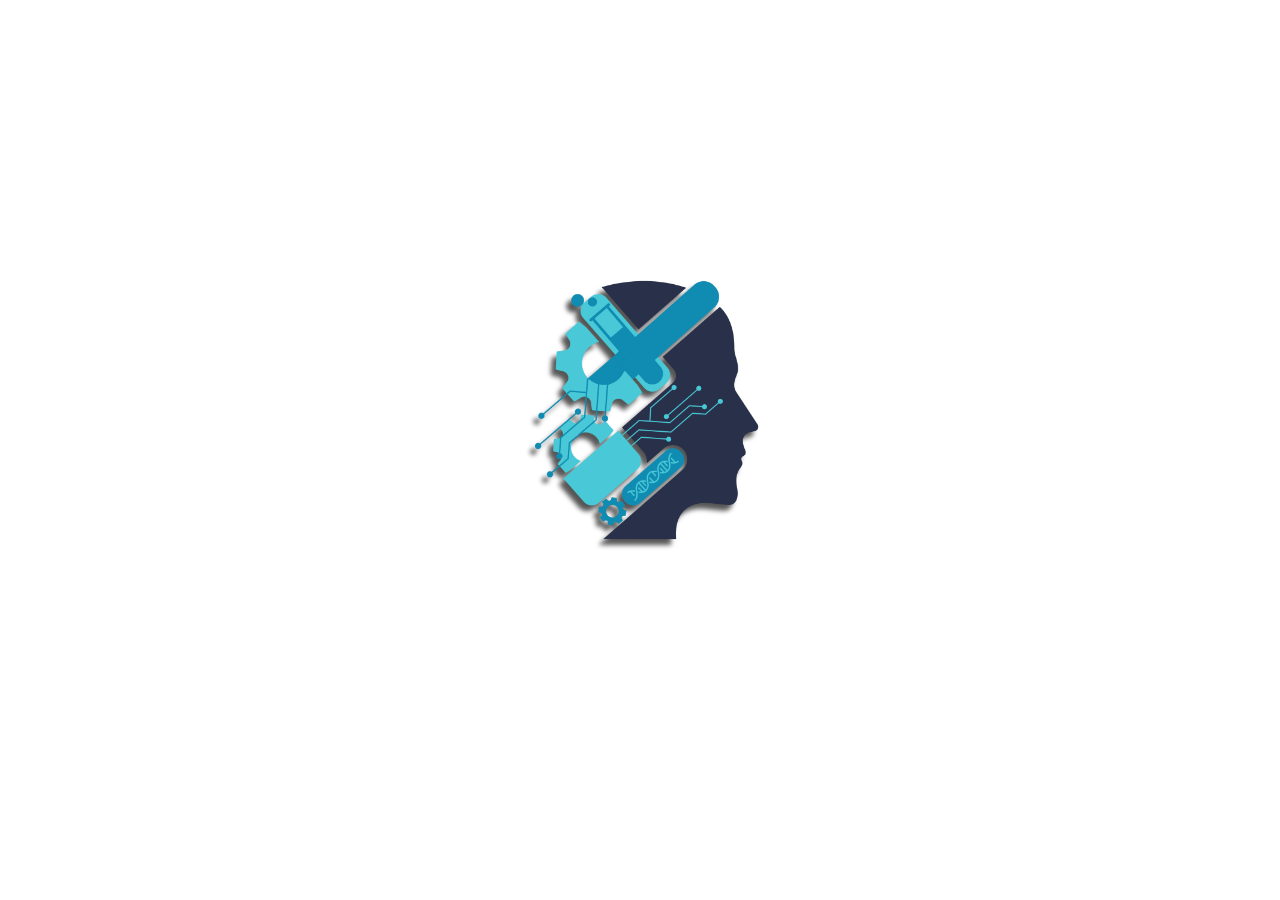
<file: Index.html>
<!DOCTYPE html>
<html lang="en">
<head>
  <meta charset="UTF-8">
  <meta name="viewport" content="width=device-width, initial-scale=1.0">
  <title>AID.EM COMPANY</title>
  <link rel="stylesheet" href="Enter_page.css">
</head>
<body>

  <main class="stage-container">
    <!-- Image Stage -->
    <div class="images-stage" id="stage">
      
      <!-- 5.png (Starts centered, slides left) -->
      <div class="img-wrapper" id="wrapper-5">
        <img src="5.png" alt="Primary Image" class="anim-img">
      </div>

      <!-- 4.png (Starts centered & invisible behind 5.png, pans right) -->
      <div class="img-wrapper" id="wrapper-4">
        <img src="4.png" alt="Secondary Image" class="anim-img">
      </div>

    </div>

    <!-- Editable Action Button -->
    <div class="button-container">
      <!-- Edit the href link and button text below -->
      <a href="index.html" class="action-btn" id="actionBtn" target="_blank">
        Visit STEMULAR
      </a>
    </div>
  </main>

  <script src="Enter_page.js"></script>
</body>
</html>
</file>
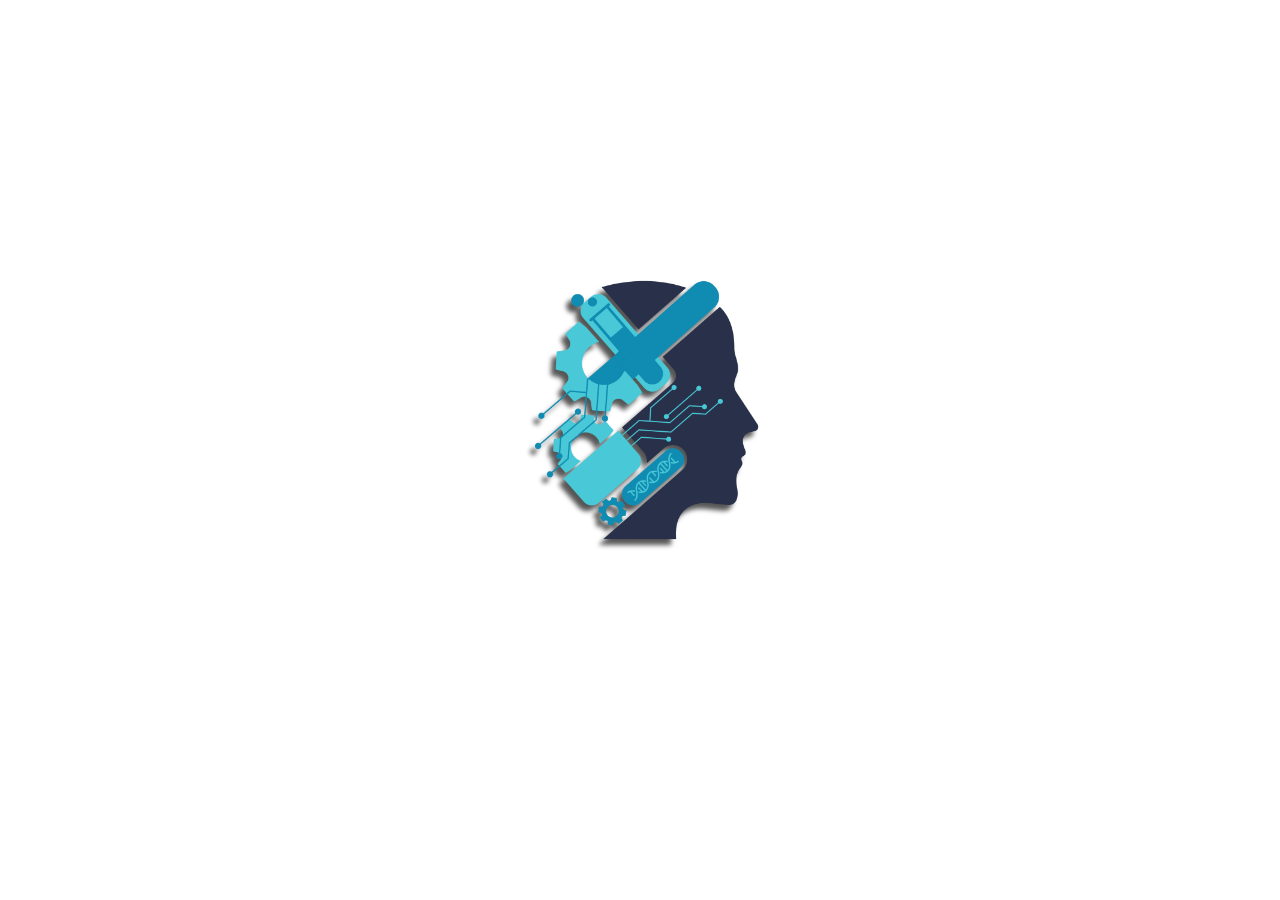
<file: index.html>
<!DOCTYPE html>
<html lang="en">
<head>
  <meta charset="UTF-8">
  <meta name="viewport" content="width=device-width, initial-scale=1.0">
  <title>AID.EM - Future Technology Education</title>
  <link rel="stylesheet" href="Enter_page.css">
</head>
<body>

  <!-- Animated Background Layer with Left & Right Blur Balls -->
  <div class="bg-animated" id="bgAnim">
    <div class="blur-ball ball-left"></div>
    <div class="blur-ball ball-right"></div>
  </div>

  <main class="stage-container">
    <div class="images-stage" id="stage">
      
      <!-- 5.png -->
      <div class="img-wrapper" id="wrapper-5">
        <img src="5.png" alt="Primary Image" class="anim-img">
      </div>

      <!-- 4.png -->
      <div class="img-wrapper" id="wrapper-4">
        <img src="4.png" alt="Secondary Image" class="anim-img">
      </div>

    </div>

    <!-- Editable Action Button -->
    <div class="button-container">
      <a href="Overview.html" class="action-btn" id="actionBtn" target="_blank">
        Visit STEMULAR
      </a>
    </div>
  </main>

  <script src="Enter_page.js"></script>
</body>
</html>
</file>
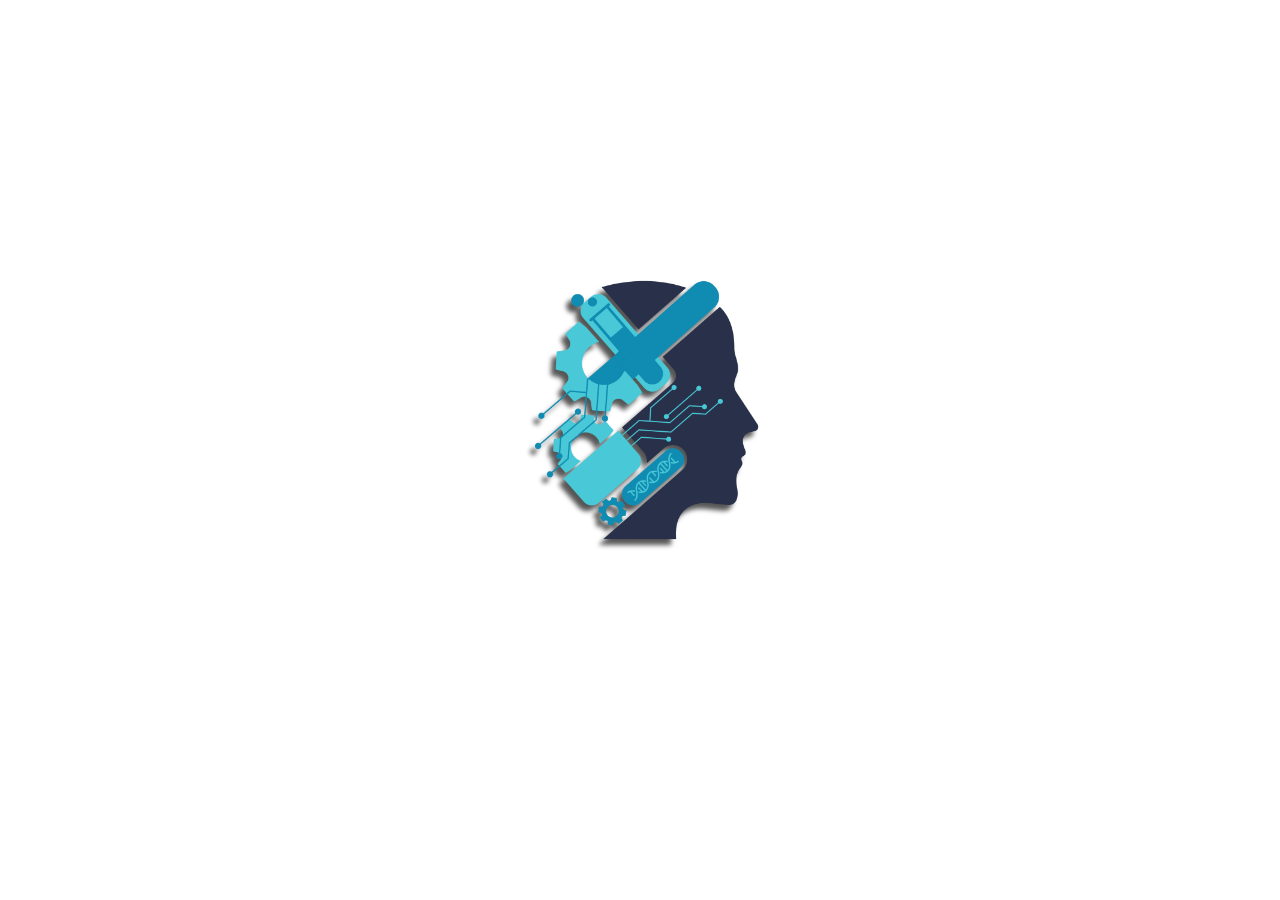
<file: Enter_page.html>
<!DOCTYPE html>
<html lang="en">
<head>
  <meta charset="UTF-8">
  <meta name="viewport" content="width=device-width, initial-scale=1.0">
  <title>Image Animation Sequence</title>
  <link rel="stylesheet" href="Enter_page.css">
</head>
<body>

  <main class="stage-container">
    <!-- Image Stage -->
    <div class="images-stage" id="stage">
      
      <!-- 5.png (Starts centered, slides left) -->
      <div class="img-wrapper" id="wrapper-5">
        <img src="5.png" alt="Primary Image" class="anim-img">
      </div>

      <!-- 4.png (Starts centered & invisible behind 5.png, pans right) -->
      <div class="img-wrapper" id="wrapper-4">
        <img src="4.png" alt="Secondary Image" class="anim-img">
      </div>

    </div>

    <!-- Editable Action Button -->
    <div class="button-container">
      <!-- Edit the href link and button text below -->
      <a href="index.html" class="action-btn" id="actionBtn" target="_blank">
        Visit STEMULAR
      </a>
    </div>
  </main>

  <script src="Enter_page.js"></script>
</body>
</html>
</file>
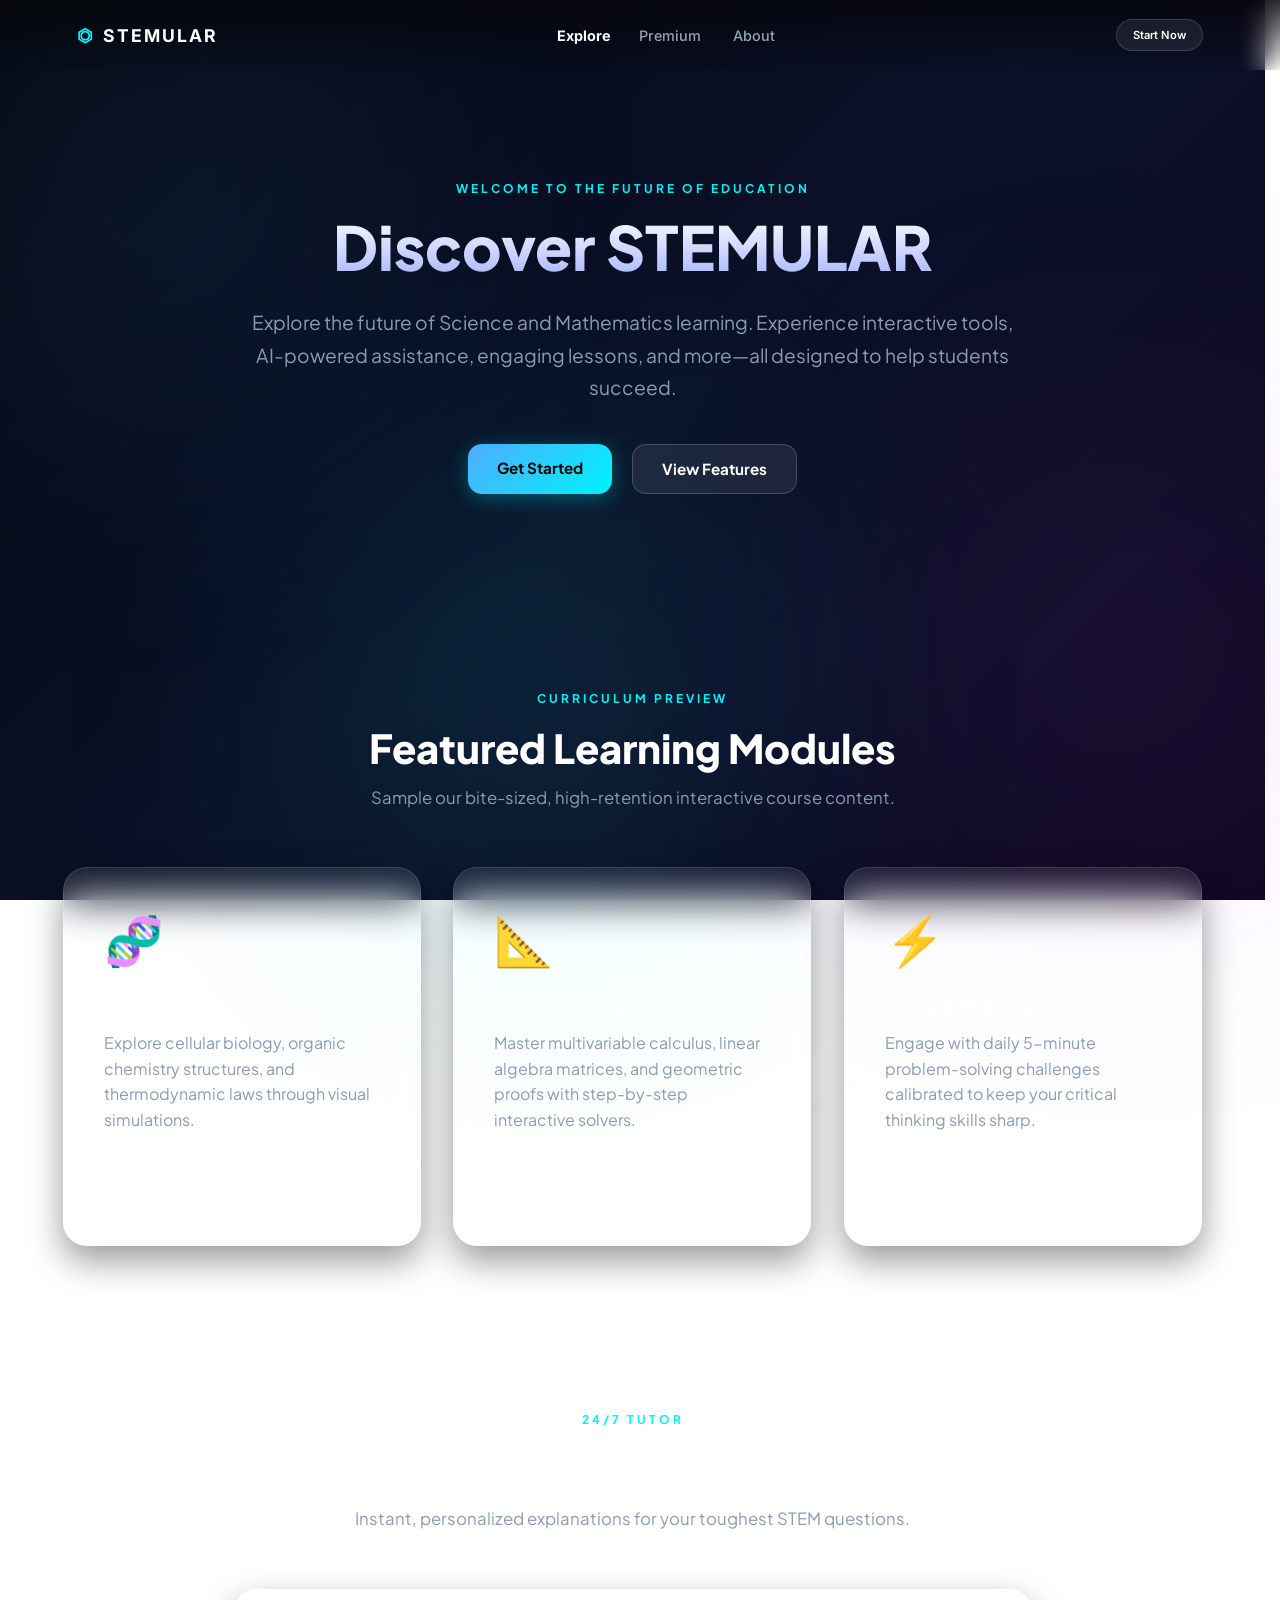
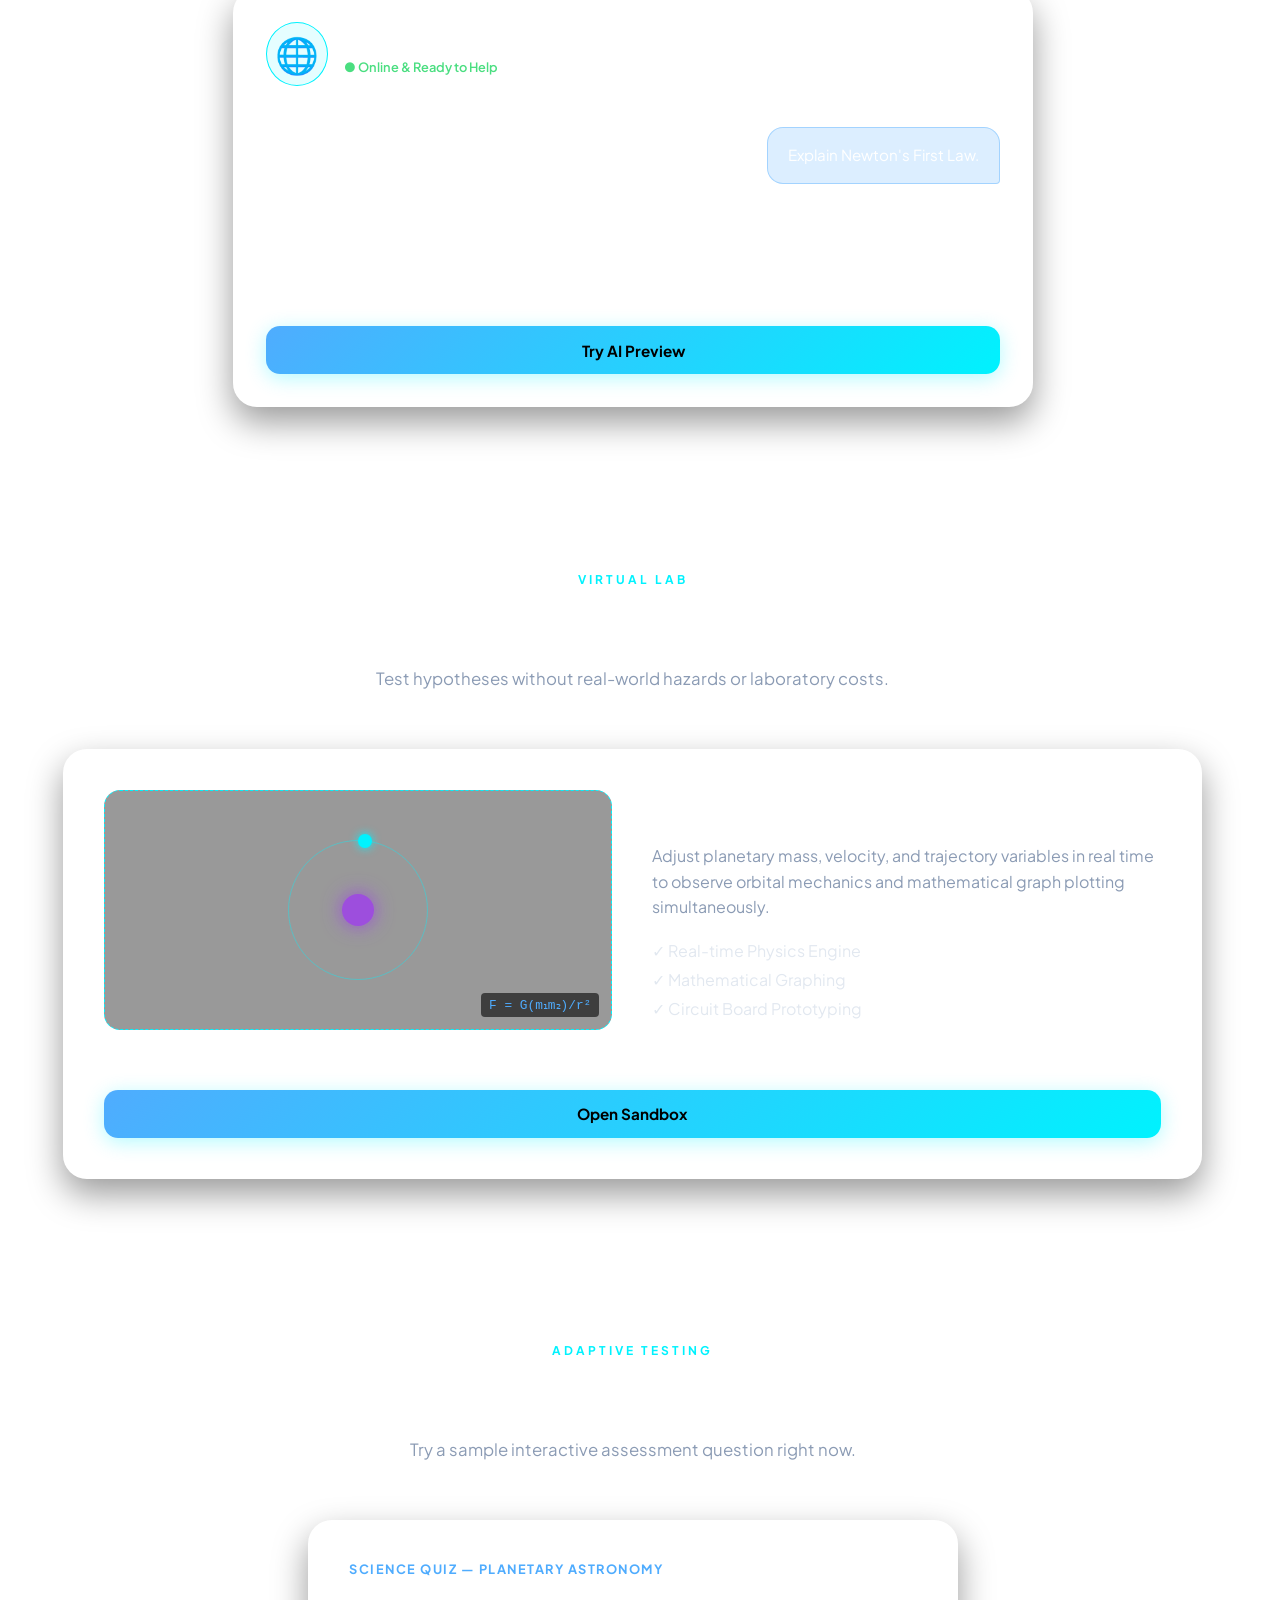
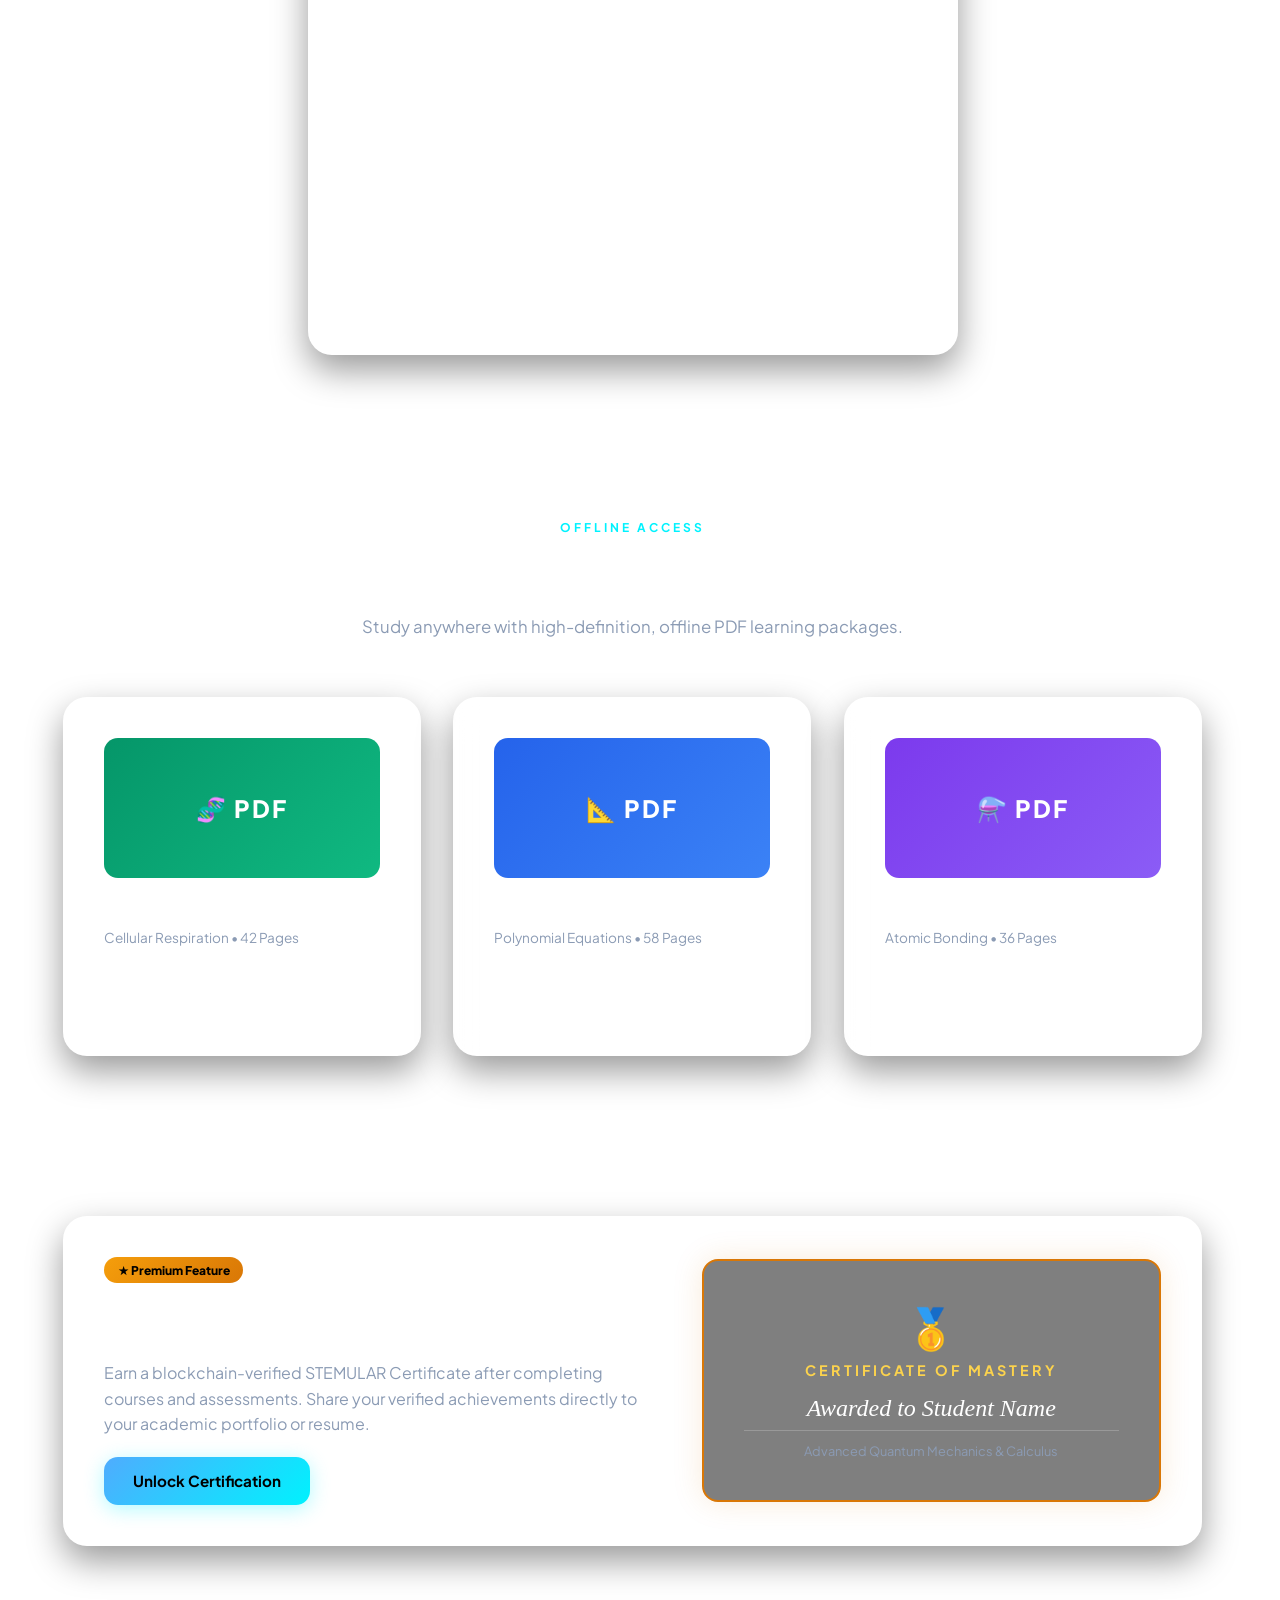
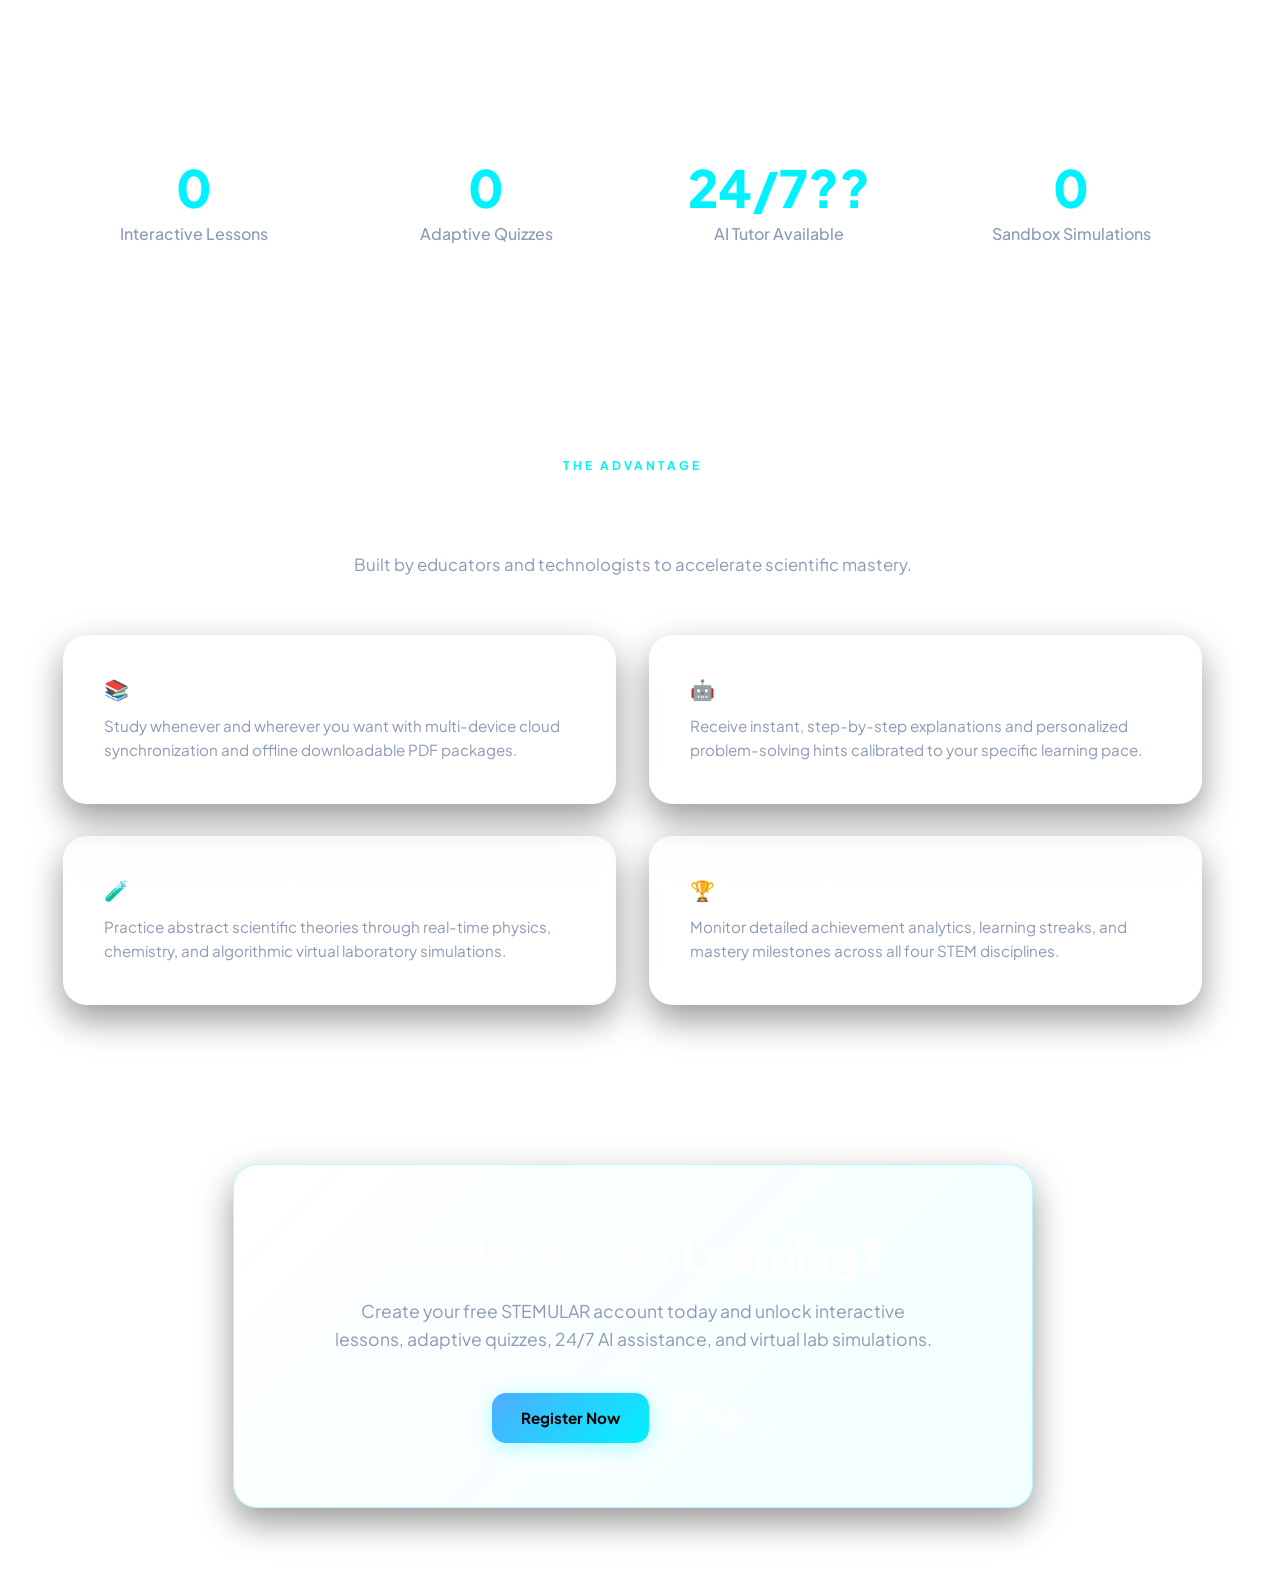
<file: explore.html>
<!DOCTYPE html>
<html lang="en">
<head>
  <meta charset="UTF-8">
  <meta name="viewport" content="width=device-width, initial-scale=1.0">
  <title>Explore STEMULAR — Discover the Future of STEM Learning</title>
  <link rel="stylesheet" href="explore-style.css">
  <link rel="preconnect" href="https://fonts.googleapis.com">
  <link rel="preconnect" href="https://fonts.gstatic.com" crossorigin>
  <link href="https://fonts.googleapis.com/css2?family=Inter:wght@400;500;600;700&family=Plus+Jakarta+Sans:wght@300;400;500;600;700;800&display=swap" rel="stylesheet">
</head>
<body>

  <!-- Ambient Background Glows -->
  <div class="ambient-glow glow-1"></div>
  <div class="ambient-glow glow-2"></div>
  <div class="ambient-glow glow-3"></div>

  <!-- Navigation matching the About page -->
  <header class="navbar">
    <a href="Overview.html" class="logo" aria-label="STEMULAR home">
      <span class="logo-icon">⏣</span> STEMULAR
    </a>
    <nav class="nav-links">
      <a href="explore.html" class="active" aria-current="page">Explore</a>
      <a href="premium.html">Premium</a>
      <a href="about.html">About</a>
    </nav>
    <a href="start-now.html" class="btn-sm">Start Now</a>
  </header>

  <!-- Hero Section -->
  <section class="hero-section">
    <div class="hero-content fade-up-init">
      <span class="badge">WELCOME TO THE FUTURE OF EDUCATION</span>
      <h1>Discover STEMULAR</h1>
      <p class="hero-desc">Explore the future of Science and Mathematics learning. Experience interactive tools, AI-powered assistance, engaging lessons, and more—all designed to help students succeed.</p>
      <div class="hero-buttons">
        <a href="start-now.html" class="btn-primary">Get Started</a>
        <button type="button" class="btn-secondary" onclick="document.getElementById('featured').scrollIntoView({ behavior: 'smooth' })">View Features</button>
    </div>
  </section>

<!-- Featured Learning Preview -->
<section id="featured" class="section-container reveal-section">
  <div class="section-header">
    <span class="badge">CURRICULUM PREVIEW</span>
    <h2>Featured Learning Modules</h2>
    <p>Sample our bite-sized, high-retention interactive course content.</p>
  </div>
  <div class="grid-3">
    <!-- Card 1 -->
    <div class="glass-card preview-card">
      <div class="card-icon">🧬</div>
      <h3>Science</h3>
      <p class="card-desc">Explore cellular biology, organic chemistry structures, and thermodynamic laws through visual simulations.</p>
      <button class="btn-card btn-outline modal-trigger" data-title="Science Module">Preview Lesson</button>
    </div>
    <!-- Card 2 -->
    <div class="glass-card preview-card">
      <div class="card-icon">📐</div>
      <h3>Mathematics</h3>
      <p class="card-desc">Master multivariable calculus, linear algebra matrices, and geometric proofs with step-by-step interactive solvers.</p>
      <button class="btn-card btn-outline modal-trigger" data-title="Mathematics Module">Preview Lesson</button>
    </div>
    <!-- Card 3 -->
    <div class="glass-card preview-card">
      <div class="card-icon">⚡</div>
      <h3>Daily Lessons</h3>
      <p class="card-desc">Engage with daily 5-minute problem-solving challenges calibrated to keep your critical thinking skills sharp.</p>
      <button class="btn-card btn-outline modal-trigger" data-title="Daily Lesson">Preview Lesson</button>
    </div>
  </div>
</section>

  <!-- AI Assistant Preview -->
  <section class="section-container reveal-section">
    <div class="section-header">
      <span class="badge">24/7 TUTOR</span>
      <h2>AI Learning Assistant</h2>
      <p>Instant, personalized explanations for your toughest STEM questions.</p>
    </div>
    <div class="glass-card ai-preview-box">
      <div class="chat-header">
        <div class="ai-avatar">🌐</div>
        <div class="ai-status">
          <h4>STEMULAR AI Assistant</h4>
          <span>● Online & Ready to Help</span>
        </div>
      </div>
      <div class="chat-window">
        <div class="msg student-msg">
          <p>Explain Newton's First Law.</p>
        </div>
        <div class="msg ai-msg">
          <p>Newton's First Law states that an object remains at rest or in uniform motion in a straight line unless acted upon by an external force. This property is known as <strong>inertia</strong>!</p>
        </div>
      </div>
      <div class="chat-footer">
        <button class="btn-primary full-width modal-trigger" data-title="AI Assistant">Try AI Preview</button>
      </div>
    </div>
  </section>

  <!-- Sandbox Simulation Preview -->
  <section class="section-container reveal-section">
    <div class="section-header">
      <span class="badge">VIRTUAL LAB</span>
      <h2>Sandbox Simulation</h2>
      <p>Test hypotheses without real-world hazards or laboratory costs.</p>
    </div>
    <div class="glass-card sandbox-preview">
      <div class="sandbox-visual">
        <div class="sim-graphic">
          <div class="orbit-circle"></div>
          <div class="core-node"></div>
          <span class="graph-label">F = G(m₁m₂)/r²</span>
        </div>
        <div class="sim-details">
          <h3>Gravitational Orbit & Physics Simulator</h3>
          <p>Adjust planetary mass, velocity, and trajectory variables in real time to observe orbital mechanics and mathematical graph plotting simultaneously.</p>
          <ul class="sim-tags">
            <li>✓ Real-time Physics Engine</li>
            <li>✓ Mathematical Graphing</li>
            <li>✓ Circuit Board Prototyping</li>
          </ul>
        </div>
      </div>
      <button class="btn-primary full-width mt-4 modal-trigger" data-title="Sandbox Simulation">Open Sandbox</button>
    </div>
  </section>

  <!-- Quiz Preview -->
  <section class="section-container reveal-section">
    <div class="section-header">
      <span class="badge">ADAPTIVE TESTING</span>
      <h2>Test Your Knowledge</h2>
      <p>Try a sample interactive assessment question right now.</p>
    </div>
    <div class="glass-card quiz-card" id="interactive-quiz">
      <div class="quiz-badge">Science Quiz — Planetary Astronomy</div>
      <h3 class="quiz-question">What planet is known as the Red Planet?</h3>
      <div class="quiz-options">
        <label class="quiz-opt">
          <input type="radio" name="planet" value="Venus">
          <span>○ Venus</span>
        </label>
        <label class="quiz-opt">
          <input type="radio" name="planet" value="Mars">
          <span>○ Mars</span>
        </label>
        <label class="quiz-opt">
          <input type="radio" name="planet" value="Saturn">
          <span>○ Saturn</span>
        </label>
      </div>
      <button class="btn-secondary full-width mt-4" id="submit-quiz-btn">[ Answer ]</button>
      <div class="quiz-feedback hidden" id="quiz-feedback">
        <p class="feedback-text">Correct! Mars appears red due to iron oxide on its surface.</p>
        <a href="start-now.html#login" class="btn-outline full-width mt-2">Sign in to access unlimited quizzes →</a>
      </div>
    </div>
  </section>

  <!-- Downloadable Modules Preview -->
  <section class="section-container reveal-section">
    <div class="section-header">
      <span class="badge">OFFLINE ACCESS</span>
      <h2>Downloadable Modules</h2>
      <p>Study anywhere with high-definition, offline PDF learning packages.</p>
    </div>
    <div class="grid-3">
      <div class="glass-card module-card">
        <div class="module-thumb bio-bg">🧬 PDF</div>
        <h4>Biology Module</h4>
        <span class="meta">Cellular Respiration • 42 Pages</span>
        <button class="btn-card btn-outline modal-trigger" data-title="Biology Module">Sign in to download</button>
      </div>
      <div class="glass-card module-card">
        <div class="module-thumb alg-bg">📐 PDF</div>
        <h4>Algebra Module</h4>
        <span class="meta">Polynomial Equations • 58 Pages</span>
        <button class="btn-card btn-outline modal-trigger" data-title="Algebra Module">Sign in to download</button>
      </div>
      <div class="glass-card module-card">
        <div class="module-thumb chem-bg">⚗️ PDF</div>
        <h4>Chemistry Module</h4>
        <span class="meta">Atomic Bonding • 36 Pages</span>
        <button class="btn-card btn-outline modal-trigger" data-title="Chemistry Module">Sign in to download</button>
      </div>
    </div>
  </section>

  <!-- STEMULAR Certificate Preview -->
  <section class="section-container reveal-section">
    <div class="glass-card cert-showcase">
      <div class="cert-content">
        <span class="premium-tag">★ Premium Feature</span>
        <h2>STEMULAR Certification</h2>
        <p>Earn a blockchain-verified STEMULAR Certificate after completing courses and assessments. Share your verified achievements directly to your academic portfolio or resume.</p>
        <button class="btn-primary mt-3 modal-trigger" data-title="Verified Certificates">Unlock Certification</button>
      </div>
      <div class="cert-mockup">
        <div class="cert-border">
          <div class="ribbon">🥇</div>
          <h4>CERTIFICATE OF MASTERY</h4>
          <p class="recipient">Awarded to Student Name</p>
          <span class="course-name">Advanced Quantum Mechanics & Calculus</span>
        </div>
      </div>
    </div>
  </section>

  <!-- Platform Statistics -->
  <section id="stats" class="stats-section reveal-section">
    <div class="stats-grid">
      <div class="stat-item">
        <h3 class="counter" data-target="0">0</h3><span></span>
        <p>Interactive Lessons</p>
      </div>
      <div class="stat-item">
        <h3 class="counter" data-target="0">0</h3><span></span>
        <p>Adaptive Quizzes</p>
      </div>
      <div class="stat-item">
        <h3>24/7??</h3>
        <p>AI Tutor Available</p>
      </div>
      <div class="stat-item">
        <h3 class="counter" data-target="0">0</h3><span></span>
        <p>Sandbox Simulations</p>
      </div>
    </div>
  </section>

  <!-- Why Choose STEMULAR -->
  <section class="section-container reveal-section">
    <div class="section-header">
      <span class="badge">THE ADVANTAGE</span>
      <h2>Why Choose STEMULAR</h2>
      <p>Built by educators and technologists to accelerate scientific mastery.</p>
    </div>
    <div class="grid-2x2">
      <div class="glass-card why-card">
        <h3>📚 Learn Anytime</h3>
        <p>Study whenever and wherever you want with multi-device cloud synchronization and offline downloadable PDF packages.</p>
      </div>
      <div class="glass-card why-card">
        <h3>🤖 AI Learning Assistant</h3>
        <p>Receive instant, step-by-step explanations and personalized problem-solving hints calibrated to your specific learning pace.</p>
      </div>
      <div class="glass-card why-card">
        <h3>🧪 Interactive Sandbox</h3>
        <p>Practice abstract scientific theories through real-time physics, chemistry, and algorithmic virtual laboratory simulations.</p>
      </div>
      <div class="glass-card why-card">
        <h3>🏆 Track Your Progress</h3>
        <p>Monitor detailed achievement analytics, learning streaks, and mastery milestones across all four STEM disciplines.</p>
      </div>
    </div>
  </section>

  <!-- Call-to-Action Section -->
  <section id="cta" class="section-container reveal-section">
    <div class="glass-card cta-box">
      <h2>Ready to Start Learning?</h2>
      <p>Create your free STEMULAR account today and unlock interactive lessons, adaptive quizzes, 24/7 AI assistance, and virtual lab simulations.</p>
      <div class="cta-buttons">
        <a href="start-now.html#register" class="btn-primary glow-btn">Register Now</a>
        <a href="start-now.html#login" class="btn-secondary glow-btn">Login</a>
      </div>
    </div>
  </section>

  <!-- Sign-in Modal Gate -->
  <div class="modal-overlay hidden" id="gate-modal">
    <div class="glass-card modal-box">
      <button class="close-modal" id="close-modal-btn">✕</button>
      <div class="modal-icon">🔒</div>
      <h3 id="modal-title">Sign In Required</h3>
      <p id="modal-desc">Create a free account or sign in to access this feature and unlock the full STEMULAR learning platform.</p>
      <div class="modal-actions">
        <a href="start-now.html#register" class="btn-primary full-width close-and-scroll">Create Free Account</a>
        <a href="start-now.html#login" class="btn-secondary full-width mt-2 close-and-scroll">Existing User Login</a>
      </div>
    </div>
  </div>

  <script src="explore-script.js"></script>
</body>
</html>
</file>
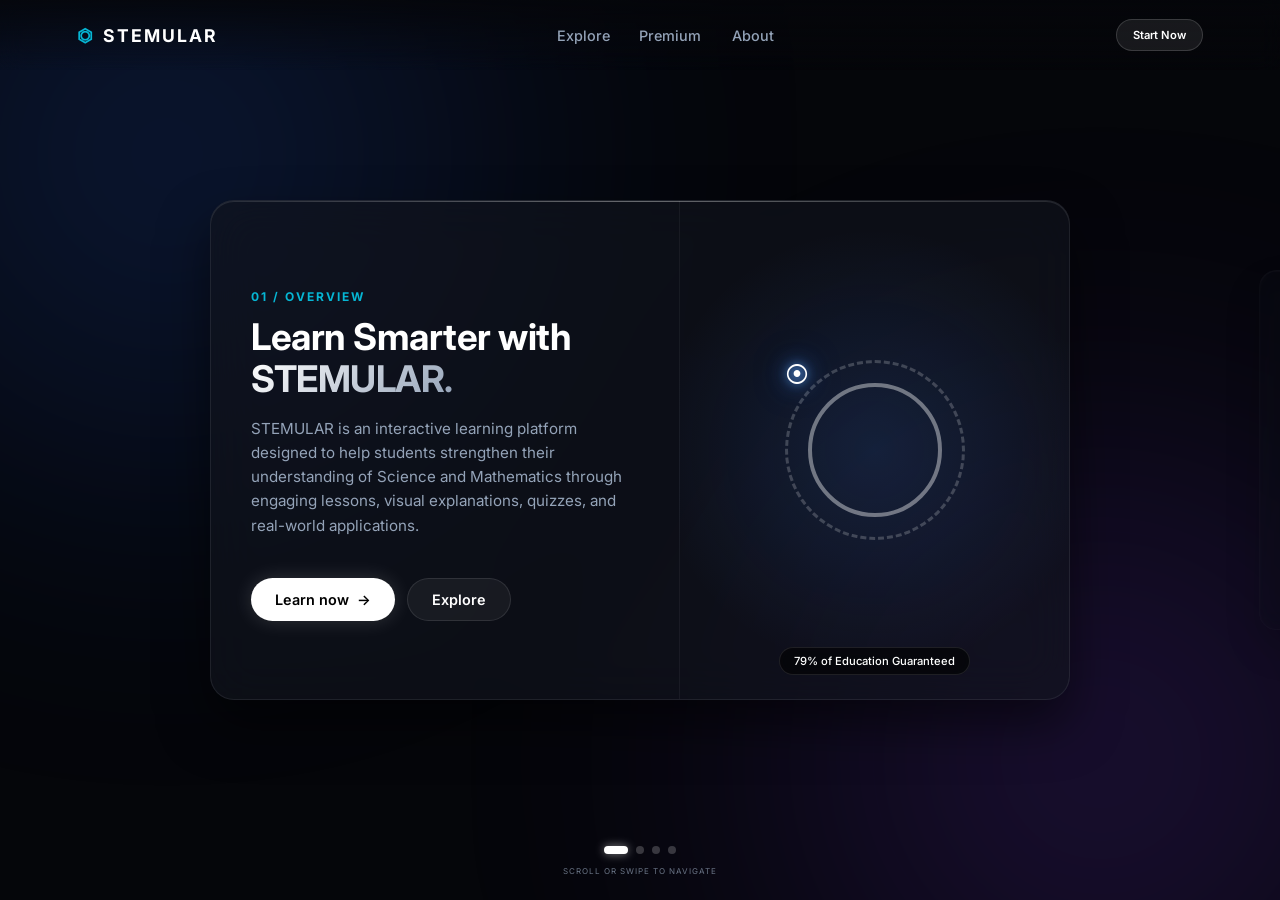
<file: Overview.html>
<!DOCTYPE html>
<html lang="en">
<head>
  <meta charset="UTF-8">
  <!-- Optimized viewport for iOS notched screens and zoom prevention -->
  <meta name="viewport" content="width=device-width, initial-scale=1.0, maximum-scale=1.0, user-scalable=no, viewport-fit=cover">
  
  <!-- iOS Safari & Mobile Web App Theme Styling -->
  <meta name="theme-color" content="#05060a">
  <meta name="apple-mobile-web-app-capable" content="yes">
  <meta name="apple-mobile-web-app-status-bar-style" content="black-translucent">
  
  <title>STEMULAR — Next-Generation Learning Platform</title>
  <link rel="stylesheet" href="style.css">
  <link rel="preconnect" href="https://fonts.googleapis.com">
  <link rel="preconnect" href="https://fonts.gstatic.com" crossorigin>
  <link href="https://fonts.googleapis.com/css2?family=Inter:wght@300;400;500;600;700&display=swap" rel="stylesheet">
</head>
<body>

  <!-- Animated Ambient Background Lighting -->
  <div class="ambient-background">
    <div class="blob blob-1"></div>
    <div class="blob blob-2"></div>
    <div class="blob blob-3"></div>
  </div>

  <!-- Minimalist Navigation Bar -->
  <header class="navbar">
    <div class="logo">
      <span class="logo-icon">⏣</span> STEMULAR
    </div>
    <nav class="nav-links">
      <a href="explore.html">Explore</a>
      <a href="premium.html">Premium</a>
      <a href="about.html">About</a>
    </nav>
    <a href="start-now.html" class="btn-sm">Start Now</a>
  </header>

  <!-- Main Presentation Slider -->
  <main class="slider-container" id="slider">
    <div class="card-track" id="track">
      
      <!-- CARD 1: Focused / Active -->
      <div class="card active" data-index="0">
        <div class="card-glow"></div>
        <div class="card-content">
          <div class="card-badge">01 / OVERVIEW</div>
          <h1 class="card-title">Learn Smarter with<br><span class="gradient-text">STEMULAR.</span></h1>
          <p class="card-description">
            STEMULAR is an interactive learning platform designed to help students strengthen their understanding of Science and Mathematics through engaging lessons, visual explanations, quizzes, and real-world applications.
          </p>
          <div class="card-actions">
            <a href="start-now.html" class="btn btn-primary">Learn now <span class="arrow">→</span></a>
            <a href="explore.html" class="btn btn-secondary">Explore</a>
          </div>
        </div>
        <div class="card-visual">
          <div class="abstract-grid"></div>
          <div class="orbiting-symbol" aria-hidden="true">⦿</div>
          <div class="floating-badge">79% of Education Guaranteed</div>
        </div>
      </div>

      <!-- CARD 2 -->
      <div class="card" data-index="1">
        <div class="card-glow"></div>
        <div class="card-content">
          <div class="card-badge">02 / SCIENCE</div>
          <h1 class="card-title">Explore<br><span class="gradient-text">Science.</span></h1>
          <p class="card-description">
            Discover Biology, Chemistry, Physics, and Earth Science through interactive simulations, experiments, and visual lessons that make complex scientific concepts easier to understand and remember.
          </p>
          <div class="card-actions">
            <a href="explore.html#cta" class="btn btn-primary">Learn Science <span class="arrow">→</span></a>
          </div>
        </div>
        <div class="card-visual visual-cyan">
          <div class="circle-pulse"></div> 
          <div class="science-icon">⚛</div> 
          <div class="floating-badge">Many Topics Included</div>
        </div>
      </div>

      <!-- CARD 3 -->
      <div class="card" data-index="2">
        <div class="card-glow"></div>
        <div class="card-content">
          <div class="card-badge">03 / MATHEMATICS</div>
          <h1 class="card-title">Master Every<br><span class="gradient-text">Mathematical Concept.</span></h1>
          <p class="card-description">
            Practice mathematical concepts from Algebra and Geometry to Calculus with step-by-step solutions, interactive exercises, and instant feedback designed to build confidence and improve problem-solving skills.
          </p>
          <div class="card-actions">
            <a href="explore.html#cta" class="btn btn-primary">Learn Math <span class="arrow">→</span></a>
          </div>
        </div>
        <div class="card-visual visual-purple">
          <div class="math-symbols" aria-hidden="true">
            <span class="math-symbol symbol-plus">+</span>
            <span class="math-symbol symbol-minus">-</span>
            <span class="math-symbol symbol-divide">÷</span>
            <span class="math-symbol symbol-times">×</span>
            <span class="math-symbol symbol-equals">=</span>
          </div>
          <div class="floating-badge">Improve Mathematical Intelligence</div>
        </div>
      </div>

      <!-- CARD 4 -->
      <div class="card" data-index="3">
        <div class="card-glow"></div>
        <div class="card-content">
          <div class="card-badge">04 / ABOUT</div>
          <h1 class="card-title">Built for Every<br><span class="gradient-text">Academic Learner.</span></h1>
          <p class="card-description">
             STEMULAR aims to inspire curiosity and academic excellence by providing an accessible, engaging, and innovative learning environment where students can develop their knowledge anytime, anywhere.
          </p>
          <div class="card-actions">
            <a href="start-now.html" class="btn btn-primary">Start Now <span class="arrow">→</span></a>
            <a href="about.html" class="btn btn-secondary">About</a>
          </div>
        </div>
        <div class="card-visual visual-emerald">
          <div class="code-preview">
            <code>$ stemular deploy --learn --fast</code>
          </div>
          <div class="floating-badge">Learn Quickly</div>
        </div>
      </div>

    </div>

    <!-- Navigation Controls & Progress -->
    <div class="slider-controls">
      <div class="pagination-dots" id="dots">
        <span class="dot active" data-index="0"></span>
        <span class="dot" data-index="1"></span>
        <span class="dot" data-index="2"></span>
        <span class="dot" data-index="3"></span>
      </div>
      <div class="scroll-hint">
        <span>Scroll or swipe to navigate</span>
      </div>
    </div>
  </main>

  <script src="script.js"></script>
</body>
</html>
</file>
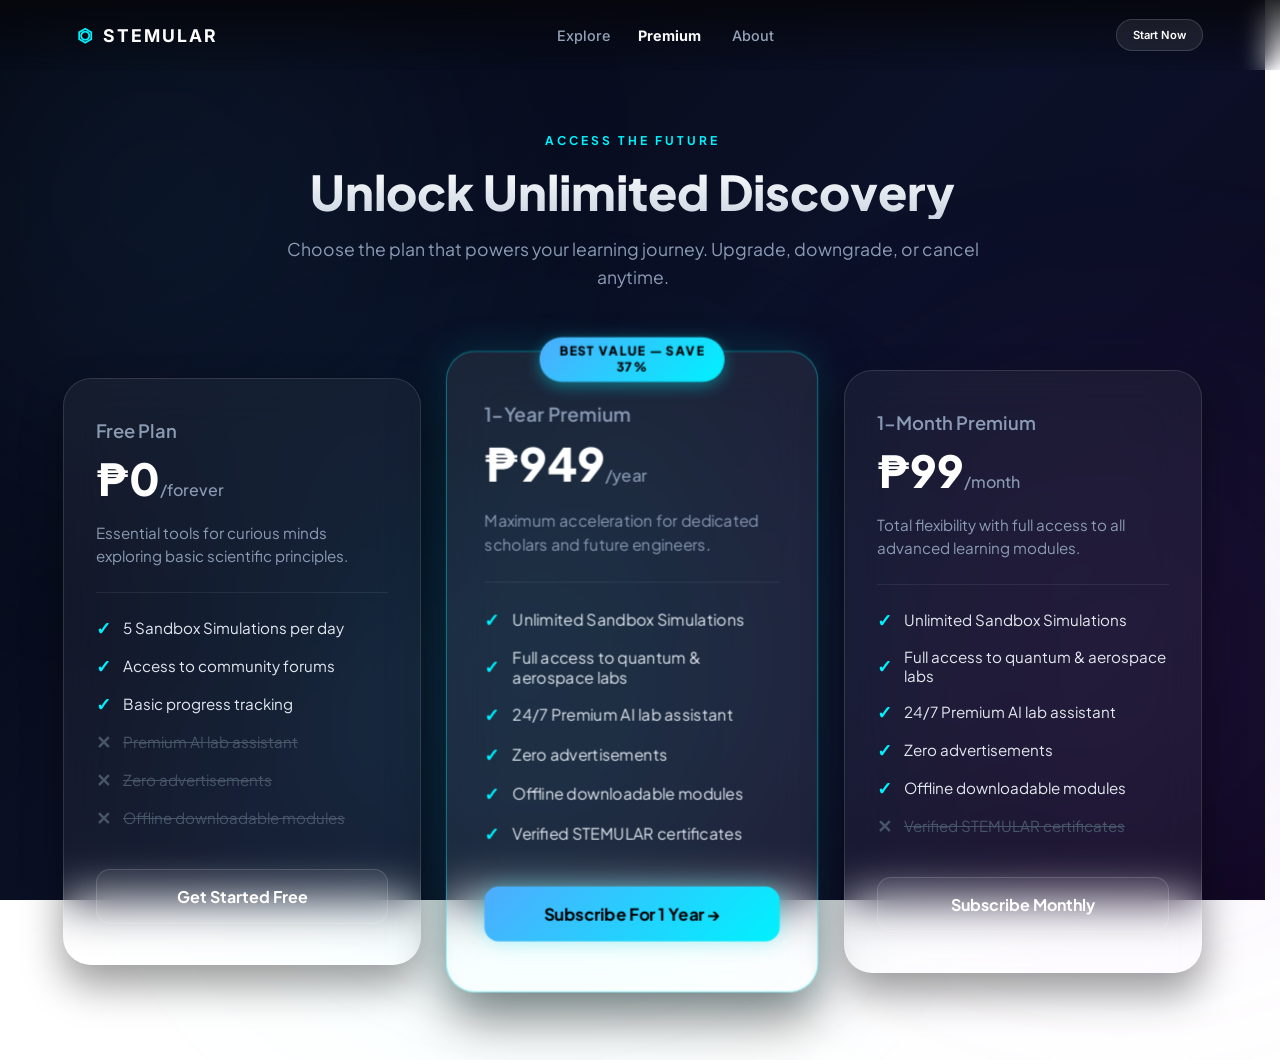
<file: premium.html>
<!DOCTYPE html>
<html lang="en">
<head>
  <meta charset="UTF-8">
  <meta name="viewport" content="width=device-width, initial-scale=1.0">
  <title>Premium Plans — STEMULAR</title>
  <link rel="stylesheet" href="premium-style.css">
  <link rel="preconnect" href="https://fonts.googleapis.com">
  <link rel="preconnect" href="https://fonts.gstatic.com" crossorigin>
  <link href="https://fonts.googleapis.com/css2?family=Inter:wght@400;500;600;700&family=Plus+Jakarta+Sans:wght@300;400;500;600;700;800&display=swap" rel="stylesheet">
</head>
<body>

  <!-- Ambient Background Glows -->
  <div class="ambient-glow glow-1"></div>
  <div class="ambient-glow glow-2"></div>
  <div class="ambient-glow glow-3"></div>

  <!-- Navigation matching the About page -->
  <header class="navbar">
    <a href="Overview.html" class="logo" aria-label="STEMULAR home">
      <span class="logo-icon">⏣</span> STEMULAR
    </a>
    <nav class="nav-links">
      <a href="explore.html">Explore</a>
      <a href="premium.html" class="active" aria-current="page">Premium</a>
      <a href="about.html">About</a>
    </nav>
    <a href="start-now.html" class="btn-sm">Start Now</a>
  </header>

  <!-- Pricing Section -->
  <main class="pricing-section">
    <div class="pricing-header">
      <span class="badge">ACCESS THE FUTURE</span>
      <h1>Unlock Unlimited Discovery</h1>
      <p>Choose the plan that powers your learning journey. Upgrade, downgrade, or cancel anytime.</p>
    </div>

    <div class="pricing-grid">
      
      <!-- CARD 1: FREE PLAN -->
      <div class="pricing-card tilt-card" data-featured="false">
        <div class="card-glare"></div>
        <div class="card-content">
          <div class="plan-name">Free Plan</div>
          <div class="plan-price">₱0<span>/forever</span></div>
          <p class="plan-desc">Essential tools for curious minds exploring basic scientific principles.</p>
          
          <hr class="card-divider">

          <ul class="plan-features">
            <li><span class="check">✓</span> 5 Sandbox Simulations per day</li>
            <li><span class="check">✓</span> Access to community forums</li>
            <li><span class="check">✓</span> Basic progress tracking</li>
            <li><span class="check disabled">✕</span> <span class="text-disabled">Premium AI lab assistant</span></li>
            <li><span class="check disabled">✕</span> <span class="text-disabled">Zero advertisements</span></li>
            <li><span class="check disabled">✕</span> <span class="text-disabled">Offline downloadable modules</span></li>
          </ul>

          <a href="start-now.html" class="btn-card btn-secondary">Get Started Free</a>
        </div>
      </div>

      <!-- CARD 2: 1-YEAR PREMIUM PLAN (HIGHLIGHTED) -->
      <div class="pricing-card tilt-card featured" data-featured="true">
        <div class="card-glare"></div>
        <div class="popular-tag">BEST VALUE — SAVE 37%</div>
        <div class="card-content">
          <div class="plan-name">1-Year Premium</div>
          <div class="plan-price">₱949<span>/year</span></div>
          <p class="plan-desc">Maximum acceleration for dedicated scholars and future engineers.</p>
          
          <hr class="card-divider">

          <ul class="plan-features">
            <li><span class="check">✓</span> Unlimited Sandbox Simulations</li>
            <li><span class="check">✓</span> Full access to quantum & aerospace labs</li>
            <li><span class="check">✓</span> 24/7 Premium AI lab assistant</li>
            <li><span class="check">✓</span> Zero advertisements</li>
            <li><span class="check">✓</span> Offline downloadable modules</li>
            <li><span class="check">✓</span> Verified STEMULAR certificates</li>
          </ul>

          <a href="start-now.html" class="btn-card btn-primary">Subscribe For 1 Year →</a>
        </div>
      </div>

      <!-- CARD 3: 1-MONTH PREMIUM PLAN -->
      <div class="pricing-card tilt-card" data-featured="false">
        <div class="card-glare"></div>
        <div class="card-content">
          <div class="plan-name">1-Month Premium</div>
          <div class="plan-price">₱99<span>/month</span></div>
          <p class="plan-desc">Total flexibility with full access to all advanced learning modules.</p>
          
          <hr class="card-divider">

          <ul class="plan-features">
            <li><span class="check">✓</span> Unlimited Sandbox Simulations</li>
            <li><span class="check">✓</span> Full access to quantum & aerospace labs</li>
            <li><span class="check">✓</span> 24/7 Premium AI lab assistant</li>
            <li><span class="check">✓</span> Zero advertisements</li>
            <li><span class="check">✓</span> Offline downloadable modules</li>
            <li><span class="check disabled">✕</span> <span class="text-disabled">Verified STEMULAR certificates</span></li>
          </ul>

          <a href="start-now.html" class="btn-card btn-secondary">Subscribe Monthly</a>
        </div>
      </div>

    </div>
  </main>

  <script src="premium-script.js"></script>
</body>
</html>
</file>
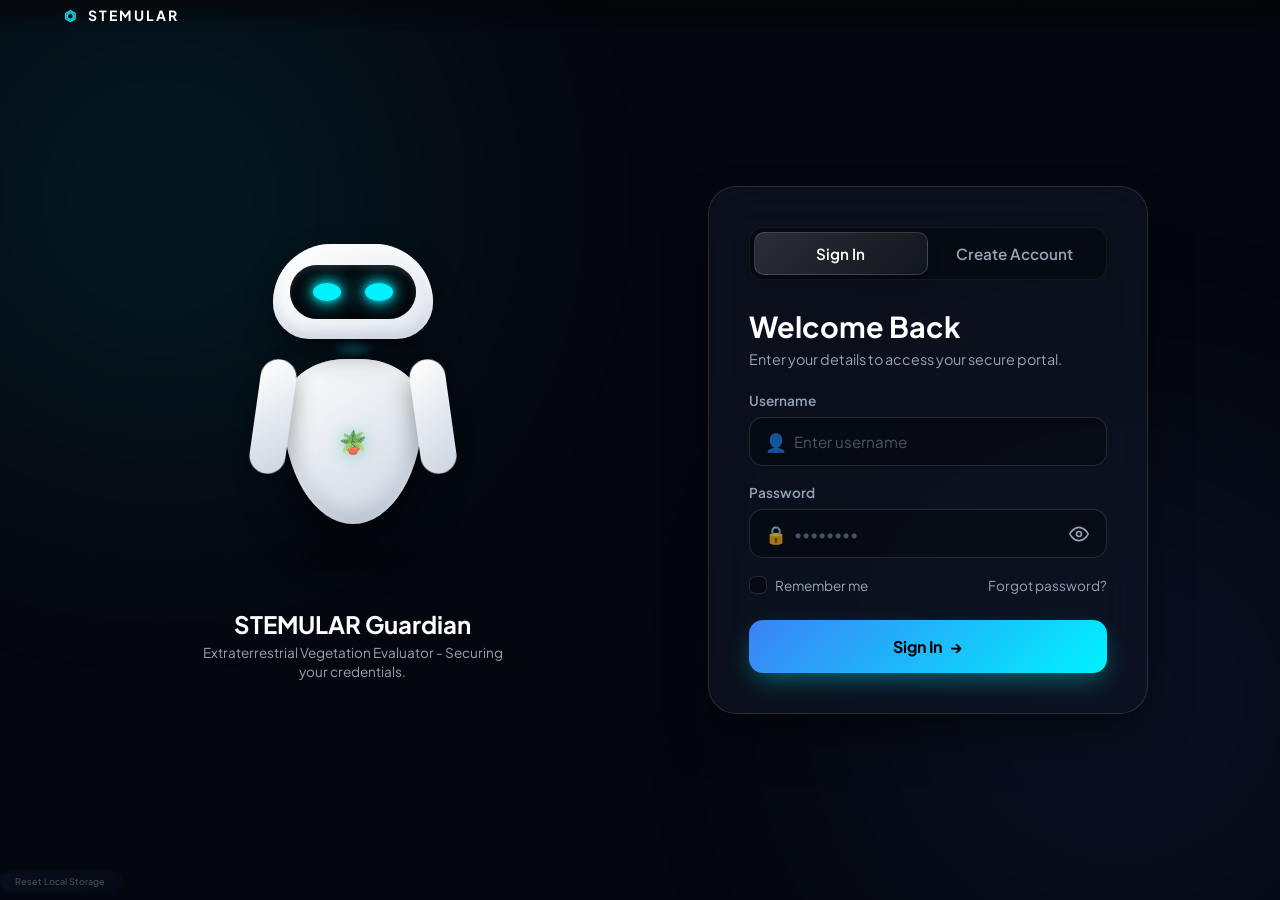
<file: start-now.html>
<!DOCTYPE html>
<html lang="en">
<head>
  <meta charset="UTF-8">
  <meta name="viewport" content="width=device-width, initial-scale=1.0">
  <title>STEMULAR Portal</title>
  <link rel="stylesheet" href="login-style.css">
  <link rel="preconnect" href="https://fonts.googleapis.com">
  <link rel="preconnect" href="https://fonts.gstatic.com" crossorigin>
  <link href="https://fonts.googleapis.com/css2?family=Inter:wght@400;500;600;700&family=Plus+Jakarta+Sans:wght@400;500;600;700&display=swap" rel="stylesheet">
</head>
<body>

  <!-- Ambient Background Glows -->
  <div class="ambient-light light-1"></div>
  <div class="ambient-light light-2"></div>

  <header class="portal-header">
    <a href="Overview.html" class="portal-logo" aria-label="Return to STEMULAR home">
      <span class="portal-logo-icon">⏣</span> STEMULAR
    </a>
  </header>

  <main class="split-screen">
    
    <!-- LEFT SIDE: EVE-INSPIRED ROBOT SECTION -->
    <section class="robot-section">
      <div class="robot-stage">
        <div class="robot-container" id="robot">
          
          <!-- Floating Flippers (High Z-Index to physically shield face) -->
          <div class="flipper flipper-left" id="flipper-left"></div>
          <div class="flipper flipper-right" id="flipper-right"></div>

          <!-- EVE Floating Head -->
          <div class="eve-head" id="robot-head">
            <div class="eve-visor">
              <!-- Glowing Digital LED Eyes -->
              <div class="led-eye left-eye" id="eye-left"></div>
              <div class="led-eye right-eye" id="eye-right"></div>
            </div>
          </div>

          <!-- Magnetic Levitation Gap -->
          <div class="mag-lev-gap"></div>

          <!-- EVE Egg Body -->
          <div class="eve-body">
            <div class="status-emblem">🪴</div>
          </div>
          
          <div class="eve-shadow"></div>
        </div>
      </div>
      <div class="robot-caption">
        <h2>STEMULAR Guardian</h2>
        <p>Extraterrestrial Vegetation Evaluator - Securing your credentials.</p>
      </div>
    </section>

    <!-- RIGHT SIDE: AUTHENTICATION FORM -->
    <section class="form-section">
      <div class="auth-card">
        
        <!-- Tab Switcher -->
        <div class="tab-switcher">
          <button class="tab-btn active" id="tab-login" type="button">Sign In</button>
          <button class="tab-btn" id="tab-register" type="button">Create Account</button>
          <div class="tab-indicator" id="tab-indicator"></div>
        </div>

        <!-- Title & Status Messages -->
        <div class="form-header">
          <h1 id="form-title">Welcome Back</h1>
          <p id="form-subtitle">Enter your details to access your secure portal.</p>
          <div class="alert-box" id="alert-box"></div>
        </div>

        <!-- Authentication Form -->
        <form id="auth-form" novalidate>
          
          <!-- Username Field -->
          <div class="input-group">
            <label for="username">Username</label>
            <div class="input-wrapper">
              <span class="input-icon">👤</span>
              <input type="text" id="username" placeholder="Enter username" required autocomplete="username">
            </div>
          </div>

          <!-- Email Field (Register Only) -->
          <div class="input-group collapsible" id="group-email">
            <label for="email">Email Address</label>
            <div class="input-wrapper">
              <span class="input-icon">✉️</span>
              <input type="email" id="email" placeholder="eve@axiom.space" autocomplete="email">
            </div>
          </div>

          <!-- Password Field -->
          <div class="input-group">
            <label for="password">Password</label>
            <div class="input-wrapper">
              <span class="input-icon">🔒</span>
              <input type="password" id="password" placeholder="••••••••" required autocomplete="current-password">
              <button type="button" class="toggle-password" id="toggle-password" aria-label="Toggle password visibility">
                <svg class="eye-svg open-eye" viewBox="0 0 24 24" width="20" height="20" stroke="currentColor" stroke-width="2" fill="none">
                  <path d="M1 12s4-8 11-8 11 8 11 8-4 8-11 8-11-8-11-8z"></path>
                  <circle cx="12" cy="12" r="3"></circle>
                </svg>
                <svg class="eye-svg closed-eye hidden" viewBox="0 0 24 24" width="20" height="20" stroke="currentColor" stroke-width="2" fill="none">
                  <path d="M17.94 17.94A10.07 10.07 0 0 1 12 20c-7 0-11-8-11-8a18.45 18.45 0 0 1 5.06-5.94M9.9 4.24A9.12 9.12 0 0 1 12 4c7 0 11 8 11 8a18.5 18.5 0 0 1-2.16 3.19m-6.72-1.07a3 3 0 1 1-4.24-4.24"></path>
                  <line x1="1" y1="1" x2="23" y2="23"></line>
                </svg>
              </button>
            </div>
          </div>

          <!-- Confirm Password Field (Register Only) -->
          <div class="input-group collapsible" id="group-confirm-password">
            <label for="confirm-password">Confirm Password</label>
            <div class="input-wrapper">
              <span class="input-icon">🛡️</span>
              <input type="password" id="confirm-password" placeholder="••••••••" autocomplete="new-password">
              <button type="button" class="toggle-password" id="toggle-confirm-password" aria-label="Toggle password visibility">
                <svg class="eye-svg open-eye" viewBox="0 0 24 24" width="20" height="20" stroke="currentColor" stroke-width="2" fill="none">
                  <path d="M1 12s4-8 11-8 11 8 11 8-4 8-11 8-11-8-11-8z"></path>
                  <circle cx="12" cy="12" r="3"></circle>
                </svg>
                <svg class="eye-svg closed-eye hidden" viewBox="0 0 24 24" width="20" height="20" stroke="currentColor" stroke-width="2" fill="none">
                  <path d="M17.94 17.94A10.07 10.07 0 0 1 12 20c-7 0-11-8-11-8a18.45 18.45 0 0 1 5.06-5.94M9.9 4.24A9.12 9.12 0 0 1 12 4c7 0 11 8 11 8a18.5 18.5 0 0 1-2.16 3.19m-6.72-1.07a3 3 0 1 1-4.24-4.24"></path>
                  <line x1="1" y1="1" x2="23" y2="23"></line>
                </svg>
              </button>
            </div>
          </div>

          <!-- Form Options -->
          <div class="form-options">
            <label class="checkbox-wrapper">
              <input type="checkbox" id="remember-me">
              <span class="checkmark"></span>
              <span class="label-text">Remember me</span>
            </label>
            <a href="#" class="forgot-link" id="forgot-link">Forgot password?</a>
          </div>

          <!-- Submit Button -->
          <button type="submit" class="submit-btn" id="submit-btn">
            <span id="btn-text">Sign In</span>
            <span class="btn-arrow">→</span>
          </button>
        </form>
        <script>
          async function resetStorage() {
            if (!confirm("Reset local storage? This cannot be undone.")) return;

            try {
              const response = await fetch("http://localhost:3000/api/audit/reset", {
                method: "POST",
                headers: { "Content-Type": "application/json" },
                body: "{}"
              });

              if (!response.ok) throw new Error("Audit entry was not saved.");

            localStorage.clear();
              alert("Local Storage has been cleared and the accounts were terminated in save.txt.");
            location.reload();
            } catch (error) {
              alert("The reset was not completed because it could not be recorded. Run npm start and try again.");
            }
          }
        </script>

      </div>
    </section>

  </main>

  <button class="reset-btn" onclick="resetStorage()">Reset Local Storage</button>
  <script src="login-script.js"></script>
</body>
</html>
</file>
<file: Enter_page.css>
/* --- Configuration Variables --- */
:root {
  --w5: 300px;               /* Desktop size for 5.png */
  --w4: 360px;               /* Desktop size for 4.png */
  --spacing: 3px;            /* Gap between photos */
  --anim-duration: 3s;       /* 3-second transition duration */
  --anim-easing: cubic-bezier(0.25, 1, 0.5, 1);
  --button-margin: 80px;     /* Button distance below images */
}

/* --- Mobile & Tablet Breakpoints --- */
@media (max-width: 680px) {
  :root {
    --w5: 48vw;              
    --w4: 40vw;      
    --spacing: 1px;
    --button-margin: 40px;   
    --button-font-size: 2rem;
    --button-align: center;
  }
  
  /* Scales down blur balls on mobile to prevent rendering lag */
  .blur-ball {
    width: 220px !important;
    height: 220px !important;
    filter: blur(50px) !important;
  }
}

@media (max-width: 400px) {
  :root {
    --w5: 50vw;
    --w4: 49vw;
    --button-margin: 30px;
  }
}

/* --- Page Setup --- */
* {
  box-sizing: border-box;
  margin: 0;
  padding: 0;
}

body {
  background-color: #ffffff;
  font-family: -apple-system, BlinkMacSystemFont, "Segoe UI", Roboto, Helvetica, Arial, sans-serif;
  min-height: 100vh;
  min-height: 100dvh; 
  display: flex;
  justify-content: center;
  align-items: center;
  overflow: hidden; /* Keeps floating balls from creating scrollbars */
  padding: 16px;
  position: relative;
}

/* --- Animated Background Layer --- */
.bg-animated {
  position: fixed;
  inset: 0;
  width: 100vw;
  height: 100vh;
  z-index: 0;
  
  background: linear-gradient(135deg, #ffffff, #e3f3f7, #cbe7f0, #f4fafd, #ffffff);
  background-size: 400% 400%;
  
  opacity: 0;
  transition: opacity 2s ease-in-out;
  pointer-events: none;
}

.bg-animated.show {
  opacity: 1;
  animation: gradientWave 12s ease infinite;
}

@keyframes gradientWave {
  0% { background-position: 0% 50%; }
  50% { background-position: 100% 50%; }
  100% { background-position: 0% 50%; }
}

/* --- Ambient Blur Balls --- */
.blur-ball {
  position: absolute;
  width: 380px;
  height: 380px;
  border-radius: 50%;
  filter: blur(80px);
  opacity: 0.55;
  will-change: transform;
  animation: floatBall 8s ease-in-out infinite alternate;
}

.ball-left {
  top: 15%;
  left: -100px;
  background: #62c3d7; /* Bright ambient teal */
  animation-delay: 0s;
}

.ball-right {
  bottom: 15%;
  right: -100px;
  background: #0d5c75; /* Deep brand teal */
  animation-delay: -4s; /* Offset timing so they don't bounce identically */
}

@keyframes floatBall {
  0% {
    transform: translateY(0) scale(1);
  }
  100% {
    transform: translateY(-40px) scale(1.1);
  }
}

/* --- Main Layout Container --- */
.stage-container {
  display: flex;
  flex-direction: column;
  align-items: center;
  justify-content: center;
  width: 100%;
  max-width: 1200px;
  position: relative;
  z-index: 10;
}

/* --- Image Stage & Alignment --- */
.images-stage {
  display: flex;
  align-items: center;
  justify-content: center;
  gap: var(--spacing);
  position: relative;
  width: 100%;
}

.img-wrapper {
  display: flex;
  justify-content: center;
  align-items: center;
  transition: transform var(--anim-duration) var(--anim-easing), 
              opacity var(--anim-duration) var(--anim-easing);
  will-change: transform, opacity;
}

.anim-img {
  width: 100%;
  height: auto;
  object-fit: contain;
}

/* --- Dynamic Initial Centering Math --- */
#wrapper-5 {
  width: var(--w5);
  max-width: 100%;
  z-index: 2;
  transform: translateX(calc((var(--w4) + var(--spacing)) / 2));
}

#wrapper-4 {
  width: var(--w4);
  max-width: 100%;
  z-index: 1;
  opacity: 0;
  transform: translateX(calc(-1 * (var(--w5) + var(--spacing)) / 2));
}

/* --- Active Animation State --- */
.images-stage.animate #wrapper-5 {
  transform: translateX(0);
}

.images-stage.animate #wrapper-4 {
  opacity: 1;
  transform: translateX(0);
}

/* --- Responsive Button Styling & Fade-in --- */
.button-container {
  margin-top: 20px;
  min-height: 50px;
  display: flex;
  justify-content: center;
  width: 100%;
  padding: 0 16px;
}

.action-btn {
  display: inline-flex;
  align-items: center;
  justify-content: center;
  padding: 14px 28px;
  background-color: #0d5c75;
  color: #ffffff;
  text-decoration: none;
  font-weight: 600;
  font-size: 0.95rem;
  border-radius: 30px;
  text-align: center;
  box-shadow: 0 4px 12px rgba(13, 92, 117, 0.2);
  transition: opacity 1s ease, background-color 0.2s ease, transform 0.2s ease;
  max-width: 100%;
  line-height: 1;
  
  opacity: 0;
  pointer-events: none;
}

.action-btn:hover {
  background-color: #083f50;
  transform: translateY(-2px);
}

.action-btn.show {
  opacity: 1;
  pointer-events: auto;
}

@media (max-width: 480px) {
  .action-btn {
    padding: 14px 28px;
    font-size: 0.9rem;
    line-height: 1;
  }
}
</file>
<file: explore-style.css>
/* --- RESET & CORE VARIABLES --- */
* {
  margin: 0; padding: 0; box-sizing: border-box;
  font-family: 'Plus Jakarta Sans', sans-serif;
}

:root {
  --bg-dark-1: #04060f;
  --bg-dark-2: #0b1128;
  --bg-dark-3: #0f0721;
  --accent-cyan: #00f2fe;
  --accent-blue: #4facfe;
  --accent-purple: #9d4edd;
  --text-main: #ffffff;
  --text-muted: #8b9bb4;
  --text-primary: #f8fafc;
  --text-secondary: #94a3b8;
  --glass-bg: rgba(255, 255, 255, 0.05);
  --glass-border: rgba(255, 255, 255, 0.12);
}

html {
  scroll-behavior: smooth;
  scrollbar-gutter: stable;
}

body {
  color: var(--text-main);
  background: linear-gradient(135deg, var(--bg-dark-1) 0%, var(--bg-dark-2) 50%, var(--bg-dark-3) 100%);
  background-attachment: fixed;
  min-height: 100vh;
  overflow-x: hidden;
  position: relative;
}

/* --- AMBIENT GLOWS --- */
.ambient-glow {
  position: fixed; width: 45vw; height: 45vw; border-radius: 50%;
  filter: blur(140px); z-index: 0; opacity: 0.22; pointer-events: none;
}
.glow-1 { top: -10%; left: -10%; background: radial-gradient(circle, var(--accent-blue), transparent 70%); }
.glow-2 { top: 40%; right: -10%; background: radial-gradient(circle, var(--accent-purple), transparent 70%); }
.glow-3 { bottom: -10%; left: 20%; background: radial-gradient(circle, var(--accent-cyan), transparent 70%); }

/* --- NAVIGATION --- */
.navbar {
  position: fixed; top: 0; left: 0; width: 100%; height: 70px;
  display: flex; justify-content: space-between; align-items: center; padding: 0 6%; z-index: 100;
  background: linear-gradient(to bottom, rgba(5, 6, 10, 0.85), transparent);
  backdrop-filter: blur(12px); -webkit-backdrop-filter: blur(12px);
}
.navbar, .navbar * { font-family: 'Inter', -apple-system, BlinkMacSystemFont, sans-serif; }
.logo {
  display: flex; align-items: center; gap: 8px; color: #ffffff; text-decoration: none;
  font-size: 1.1rem; font-weight: 700; letter-spacing: 2px; transition: color 0.2s ease, text-shadow 0.2s ease;
}
.logo-icon { color: var(--accent-cyan); transition: text-shadow 0.2s ease; }
.logo:hover, .logo:focus-visible { color: var(--text-primary); text-shadow: 0 0 12px rgba(0, 242, 254, 0.55); outline: none; }
.logo:hover .logo-icon, .logo:focus-visible .logo-icon { text-shadow: 0 0 12px rgba(0, 242, 254, 0.9); }
.nav-links { display: flex; align-items: center; gap: 28px; }
.nav-links a {
  color: var(--text-secondary); text-decoration: none; font-size: 0.9rem; font-weight: 500;
  transition: color 0.2s ease, font-weight 0.2s ease;
}
.nav-links a:hover, .nav-links a:focus-visible { color: var(--text-primary); outline: none; }
.nav-links a.active { color: var(--text-primary); font-weight: 700; }
.nav-links a[href="features.html"], .nav-links a[href="premium.html"], .nav-links a[href="about.html"] { display: inline-flex; justify-content: center; }
.nav-links a[href="features.html"] { width: 68px; }
.nav-links a[href="premium.html"] { width: 63px; }
.nav-links a[href="about.html"] { width: 48px; }
.btn-sm {
  display: inline-flex; align-items: center; justify-content: center; padding: 8px 16px;
  border: 1px solid rgba(255, 255, 255, 0.15); border-radius: 999px; background: rgba(255, 255, 255, 0.08);
  color: #ffffff; font-size: 0.7rem; font-weight: 600; text-decoration: none; white-space: nowrap;
  transition: all 0.3s cubic-bezier(0.16, 1, 0.3, 1);
}
.btn-sm:hover, .btn-sm:focus-visible {
  background: rgba(0, 242, 254, 0.12); border-color: var(--accent-cyan); box-shadow: 0 0 18px rgba(0, 242, 254, 0.22);
  color: #ffffff; outline: none; transform: translateY(-2px);
}

/* --- BUTTONS & BADGES --- */
.badge {
  display: inline-block; font-size: 0.75rem; font-weight: 700; letter-spacing: 3px;
  color: var(--accent-cyan); margin-bottom: 1rem;
}
.btn-primary, .btn-secondary, .btn-outline {
  display: inline-block; padding: 0.9rem 1.8rem; font-weight: 700; font-size: 0.95rem;
  border-radius: 14px; text-decoration: none; text-align: center; cursor: pointer;
  border: none; transition: all 0.3s cubic-bezier(0.16, 1, 0.3, 1);
}
.btn-primary {
  background: linear-gradient(135deg, var(--accent-blue), var(--accent-cyan)); color: #000000;
  box-shadow: 0 4px 20px rgba(0, 242, 254, 0.3);
}
.btn-primary:hover { box-shadow: 0 6px 30px rgba(0, 242, 254, 0.6); transform: translateY(-2px); }
.btn-secondary {
  background: rgba(255, 255, 255, 0.08); color: #ffffff; border: 1px solid rgba(255, 255, 255, 0.18);
}
.btn-secondary:hover { background: rgba(255, 255, 255, 0.15); border-color: rgba(255, 255, 255, 0.35); transform: translateY(-2px); }
.btn-outline {
  background: transparent; color: #ffffff; border: 1px solid var(--glass-border);
}
.btn-outline:hover { background: rgba(255, 255, 255, 0.1); border-color: var(--accent-cyan); }
.full-width { width: 100%; display: block; }
.mt-2 { margin-top: 0.75rem; } .mt-3 { margin-top: 1.25rem; } .mt-4 { margin-top: 1.75rem; }
.glow-btn:hover { box-shadow: 0 0 25px var(--accent-cyan), 0 0 50px var(--accent-blue); }

/* --- GLASS CARD BASE --- */
.glass-card {
  --card-tilt-x: 0deg;
  --card-tilt-y: 0deg;
  --card-lift: 0px;
  --card-scale: 1;
  background: var(--glass-bg); backdrop-filter: blur(20px); -webkit-backdrop-filter: blur(20px);
  border: 1px solid var(--glass-border); border-radius: 24px; padding: 2.5rem;
  box-shadow: 0 15px 35px rgba(0, 0, 0, 0.4); transition: transform 0.18s ease-out, box-shadow 0.4s ease, border-color 0.4s ease;
  position: relative; z-index: 2; transform: perspective(900px) translateY(var(--card-lift)) scale(var(--card-scale)) rotateX(var(--card-tilt-x)) rotateY(var(--card-tilt-y)); transform-style: preserve-3d;
}

/* --- HERO SECTION --- */
.hero-section {
  padding: 11rem 5% 7rem 5%; text-align: center; max-width: 900px; margin: 0 auto; position: relative; z-index: 10;
}
.hero-section h1 {
  font-size: 3.8rem; font-weight: 800; line-height: 1.15; margin-bottom: 1.5rem;
  background: linear-gradient(180deg, #ffffff 0%, #a5b4fc 100%);
  background-clip: text; /* standard property for compatibility */
  -webkit-background-clip: text; -webkit-text-fill-color: transparent;
}
.hero-desc { font-size: 1.2rem; color: var(--text-muted); line-height: 1.7; margin-bottom: 2.5rem; }
.hero-buttons { display: flex; gap: 1.25rem; justify-content: center; }




/* Hero Fade Up Animation */
.fade-up-init { opacity: 0; transform: translateY(30px); animation: fadeUp 1s cubic-bezier(0.16, 1, 0.3, 1) forwards; }
@keyframes fadeUp { to { opacity: 1; transform: translateY(0); } }

/* --- SECTION LAYOUTS --- */
.section-container { padding: 5rem 5%; max-width: 1280px; margin: 0 auto; position: relative; z-index: 10; }
.section-header { text-align: center; max-width: 650px; margin: 0 auto 3.5rem auto; }
.section-header h2 { font-size: 2.5rem; font-weight: 800; margin-bottom: 0.75rem; }
.section-header p { color: var(--text-muted); font-size: 1.05rem; line-height: 1.6; }
.grid-3 { display: grid; grid-template-columns: repeat(3, 1fr); gap: 2rem; }
.grid-2x2 { display: grid; grid-template-columns: repeat(2, 1fr); gap: 2rem; }

/* Section Reveal via Intersection Observer */
.reveal-section { opacity: 0; transform: translateY(40px); transition: opacity 0.8s ease, transform 0.8s cubic-bezier(0.16, 1, 0.3, 1); }
.reveal-section.active { opacity: 1; transform: translateY(0); }

/* --- FEATURED PREVIEW CARDS --- */
.preview-card:hover {
  --card-scale: 1.04; border-color: var(--accent-cyan);
  box-shadow: 0 20px 45px rgba(0, 0, 0, 0.5), 0 0 30px rgba(0, 242, 254, 0.2);
}
.card-icon { font-size: 3rem; margin-bottom: 1.25rem; }
.preview-card h3 { font-size: 1.4rem; margin-bottom: 0.75rem; }
.card-desc { color: var(--text-muted); line-height: 1.6; margin-bottom: 1.75rem; min-height: 70px; }
.btn-card { width: 100%; padding: 0.75rem; }

/* --- AI PREVIEW BOX --- */
.ai-preview-box { max-width: 800px; margin: 0 auto; padding: 2rem; }
.chat-header { display: flex; align-items: center; gap: 1rem; border-bottom: 1px solid rgba(255,255,255,0.1); padding-bottom: 1rem; margin-bottom: 1.5rem; }
.ai-avatar { font-size: 2.2rem; background: rgba(0, 242, 254, 0.1); padding: 0.5rem; border-radius: 50%; border: 1px solid var(--accent-cyan); }
.ai-status h4 { font-size: 1.1rem; }
.ai-status span { font-size: 0.8rem; color: #4ade80; font-weight: 600; }
.chat-window { display: flex; flex-direction: column; gap: 1rem; margin-bottom: 1.5rem; }
.msg { padding: 1rem 1.25rem; border-radius: 16px; max-width: 80%; line-height: 1.5; font-size: 0.95rem; }
.student-msg { align-self: flex-end; background: rgba(79, 172, 254, 0.2); border: 1px solid rgba(79, 172, 254, 0.4); border-bottom-right-radius: 4px; }
.ai-msg { align-self: flex-start; background: rgba(255, 255, 255, 0.06); border: 1px solid rgba(255, 255, 255, 0.12); border-bottom-left-radius: 4px; }

/* --- SANDBOX SIMULATION --- */
.sandbox-preview { display: grid; grid-template-columns: 1fr; gap: 2rem; }
.sandbox-visual { display: grid; grid-template-columns: 1fr 1fr; gap: 2.5rem; align-items: center; }
.sim-graphic {
  height: 240px; background: rgba(0,0,0,0.4); border-radius: 16px; border: 1px dashed var(--accent-cyan);
  display: flex; align-items: center; justify-content: center; position: relative; overflow: hidden;
}
.orbit-circle { width: 140px; height: 140px; border: 1px solid rgba(0, 242, 254, 0.4); border-radius: 50%; position: absolute; animation: spin 8s linear infinite; }
.orbit-circle::after { content: ''; width: 14px; height: 14px; background: var(--accent-cyan); border-radius: 50%; position: absolute; top: -7px; left: 50%; box-shadow: 0 0 10px var(--accent-cyan); }
.core-node { width: 32px; height: 32px; background: var(--accent-purple); border-radius: 50%; box-shadow: 0 0 20px var(--accent-purple); }
.graph-label { position: absolute; bottom: 12px; right: 12px; font-family: monospace; font-size: 0.8rem; color: var(--accent-blue); background: rgba(0,0,0,0.6); padding: 4px 8px; border-radius: 4px; }
@keyframes spin { 100% { transform: rotate(360deg); } }
.sim-details h3 { font-size: 1.5rem; margin-bottom: 0.75rem; }
.sim-details p { color: var(--text-muted); line-height: 1.6; margin-bottom: 1.25rem; }
.sim-tags { list-style: none; display: flex; flex-direction: column; gap: 0.5rem; color: #e2e8f0; }

/* --- QUIZ CARD --- */
.quiz-card { max-width: 650px; margin: 0 auto; }
.quiz-badge { font-size: 0.8rem; font-weight: 700; color: var(--accent-blue); text-transform: uppercase; letter-spacing: 1.5px; margin-bottom: 1rem; }
.quiz-question { font-size: 1.35rem; margin-bottom: 1.5rem; }
.quiz-options { display: flex; flex-direction: column; gap: 0.85rem; }
.quiz-opt {
  display: flex; align-items: center; gap: 0.85rem; padding: 1rem; background: rgba(255,255,255,0.04);
  border: 1px solid rgba(255,255,255,0.1); border-radius: 12px; cursor: pointer; transition: all 0.2s ease;
}
.quiz-opt:hover { background: rgba(255,255,255,0.08); border-color: rgba(255,255,255,0.3); }
.quiz-opt input { display: none; }
.quiz-opt.selected { background: rgba(0, 242, 254, 0.15); border-color: var(--accent-cyan); font-weight: 600; }
.quiz-feedback { margin-top: 1.5rem; padding: 1.25rem; background: rgba(74, 222, 128, 0.1); border: 1px solid rgba(74, 222, 128, 0.3); border-radius: 12px; text-align: center; }
.feedback-text { color: #4ade80; font-weight: 600; }
.hidden { display: none; }

/* --- MODULES & CERTIFICATE --- */
.module-thumb { height: 140px; border-radius: 14px; margin-bottom: 1.25rem; display: flex; align-items: center; justify-content: center; font-size: 1.5rem; font-weight: 800; letter-spacing: 2px; }
.bio-bg { background: linear-gradient(135deg, #059669, #10b981); }
.alg-bg { background: linear-gradient(135deg, #2563eb, #3b82f6); }
.chem-bg { background: linear-gradient(135deg, #7c3aed, #8b5cf6); }
.module-card h4 { font-size: 1.25rem; margin-bottom: 0.4rem; }
.meta { display: block; font-size: 0.85rem; color: var(--text-muted); margin-bottom: 1.5rem; }

.cert-showcase { display: grid; grid-template-columns: 1.2fr 1fr; gap: 3rem; align-items: center; }
.premium-tag { display: inline-block; background: linear-gradient(135deg, #f59e0b, #d97706); color: #000; font-weight: 800; font-size: 0.75rem; padding: 0.35rem 0.85rem; border-radius: 50px; margin-bottom: 1rem; }
.cert-content h2 { font-size: 2.2rem; margin-bottom: 1rem; }
.cert-content p { color: var(--text-muted); line-height: 1.6; }
.cert-border { background: rgba(0,0,0,0.5); border: 2px solid #d97706; border-radius: 16px; padding: 2.5rem; text-align: center; position: relative; box-shadow: 0 0 30px rgba(217, 119, 6, 0.15); }
.ribbon { font-size: 2.5rem; margin-bottom: 0.5rem; }
.cert-border h4 { letter-spacing: 3px; font-size: 0.9rem; color: #fcd34d; margin-bottom: 1rem; }
.recipient { font-size: 1.5rem; font-family: serif; font-style: italic; margin-bottom: 0.5rem; border-bottom: 1px solid rgba(255,255,255,0.2); padding-bottom: 0.5rem; }
.course-name { font-size: 0.8rem; color: var(--text-muted); }

/* --- PLATFORM STATS --- */
.stats-section { padding: 4rem 5%; background: rgba(255, 255, 255, 0.02); border-top: 1px solid var(--glass-border); border-bottom: 1px solid var(--glass-border); position: relative; z-index: 10; margin: 4rem 0; }
.stats-grid { max-width: 1200px; margin: 0 auto; display: grid; grid-template-columns: repeat(4, 1fr); gap: 2rem; text-align: center; }
.stat-item h3 { display: inline-block; font-size: 3.2rem; font-weight: 800; color: var(--accent-cyan); }
.stat-item span { font-size: 2.5rem; font-weight: 800; color: var(--accent-blue); }
.stat-item p { color: var(--text-muted); font-size: 1rem; font-weight: 500; margin-top: 0.25rem; }

/* --- WHY CHOOSE CARDS --- */
.why-card:hover { --card-lift: -4px; border-color: rgba(255,255,255,0.3); }
.why-card h3 { font-size: 1.25rem; margin-bottom: 0.75rem; display: flex; align-items: center; gap: 0.5rem; }
.why-card p { color: var(--text-muted); line-height: 1.6; font-size: 0.95rem; }

/* --- CTA SECTION --- */
.cta-box { text-align: center; max-width: 800px; margin: 0 auto; padding: 4rem 2rem; background: linear-gradient(135deg, rgba(255,255,255,0.07), rgba(0, 242, 254, 0.05)); border-color: rgba(0, 242, 254, 0.3); }
.cta-box h2 { font-size: 2.6rem; font-weight: 800; margin-bottom: 1rem; }
.cta-box p { color: var(--text-muted); font-size: 1.1rem; line-height: 1.6; max-width: 600px; margin: 0 auto 2.5rem auto; }
.cta-buttons { display: flex; gap: 1.5rem; justify-content: center; }

/* --- MODAL OVERLAY --- */
.modal-overlay { position: fixed; top: 0; left: 0; width: 100%; height: 100%; background: rgba(4, 6, 15, 0.85); backdrop-filter: blur(12px); z-index: 1000; display: flex; align-items: center; justify-content: center; padding: 1.5rem; opacity: 1; transition: opacity 0.3s ease; }
.modal-overlay.hidden { opacity: 0; pointer-events: none; }
.modal-box { max-width: 440px; width: 100%; text-align: center; position: relative; transform: scale(1); transition: transform 0.3s cubic-bezier(0.16, 1, 0.3, 1); }
.modal-overlay.hidden .modal-box { transform: scale(0.9); }
.close-modal { position: absolute; top: 1.25rem; right: 1.25rem; background: transparent; border: none; color: var(--text-muted); font-size: 1.25rem; cursor: pointer; transition: color 0.2s ease; }
.close-modal:hover { color: #ffffff; }
.modal-icon { font-size: 3rem; margin-bottom: 1rem; }
.modal-box h3 { font-size: 1.6rem; margin-bottom: 0.75rem; }
.modal-box p { color: var(--text-muted); font-size: 0.95rem; line-height: 1.6; margin-bottom: 2rem; }

/* --- RESPONSIVE BREAKPOINTS --- */
@media (max-width: 1024px) {
  .grid-3, .stats-grid { grid-template-columns: repeat(2, 1fr); }
  .cert-showcase, .sandbox-visual { grid-template-columns: 1fr; gap: 2rem; }
  .hero-section h1 { font-size: 3rem; }
}

@media (max-width: 768px) {
  .navbar { padding: 0 5%; }
  .nav-links { display: none; }
  .btn-sm { padding: 6px 12px; font-size: 0.75rem; }
  .grid-3, .grid-2x2, .stats-grid { grid-template-columns: 1fr; gap: 1.5rem; }
  .hero-section { padding: 8.5rem 5% 5rem 5%; }
  .hero-section h1 { font-size: 2.3rem; }
  .hero-buttons, .cta-buttons { flex-direction: column; }
  .section-container { padding: 3.5rem 5%; }
  .glass-card { padding: 1.75rem; }
}

#featured {
  /* Adjust this pixel value based on the height of your navigation bar */
  scroll-margin-top: 30px; 
}
</file>
<file: style.css>
/* --- RESET & CORE STYLES --- */
* {
  margin: 0;
  padding: 0;
  box-sizing: border-box;
  font-family: 'Inter', -apple-system, BlinkMacSystemFont, sans-serif;
  -webkit-tap-highlight-color: transparent; /* Removes blue tap box on iOS */
}

@property --bg-dark {
  syntax: "<color>";
  inherits: true;
  initial-value: #05060a;
}

@property --ambient-one {
  syntax: "<color>";
  inherits: true;
  initial-value: #2563eb;
}

@property --ambient-two {
  syntax: "<color>";
  inherits: true;
  initial-value: #7c3aed;
}

:root {
  --bg-dark: #05060a;
  --bg-card: rgba(18, 20, 30, 0.65);
  --border-color: rgba(255, 255, 255, 0.08);
  --text-primary: #ffffff;
  --text-secondary: #94a3b8;
  --accent-blue: #3b82f6;
  --accent-cyan: #06b6d4;
  --accent-purple: #8b5cf6;
  --ambient-one: #2563eb;
  --ambient-two: #7c3aed;
}

html {
  scrollbar-gutter: stable;
}

body {
  background-color: var(--bg-dark);
  color: var(--text-primary);
  overflow: hidden;
  /* Use dvh (dynamic viewport height) for iOS Safari URL bar compatibility */
  height: 100vh;
  height: 100dvh;
  width: 100vw;
  user-select: none;
  -webkit-user-select: none;
  overscroll-behavior: none; /* Prevents iOS bounce effect */
  transition:
    background-color 1.15s cubic-bezier(0.16, 1, 0.3, 1),
    --bg-dark 1.15s cubic-bezier(0.16, 1, 0.3, 1),
    --ambient-one 1.15s cubic-bezier(0.16, 1, 0.3, 1),
    --ambient-two 1.15s cubic-bezier(0.16, 1, 0.3, 1);
}

body[data-card-theme="0"] { --bg-dark: #05060a; --ambient-one: #2563eb; --ambient-two: #7c3aed; }
body[data-card-theme="1"] { --bg-dark: #031318; --ambient-one: #06b6d4; --ambient-two: #0f766e; }
body[data-card-theme="2"] { --bg-dark: #10061d; --ambient-one: #8b5cf6; --ambient-two: #ec4899; }
body[data-card-theme="3"] { --bg-dark: #03120d; --ambient-one: #10b981; --ambient-two: #0891b2; }

/* --- AMBIENT LIGHTING BACKGROUND --- */
.ambient-background {
  position: fixed;
  top: 0;
  left: 0;
  width: 100vw;
  height: 100vh;
  height: 100dvh;
  z-index: 0;
  overflow: hidden;
  pointer-events: none;
}

.blob {
  position: absolute;
  width: 72vmax;
  height: 72vmax;
  border-radius: 50%;
  filter: blur(140px);
  opacity: 0.28;
  will-change: transform, background;
  transition: opacity 1.15s ease;
}

.blob-1 {
  background: radial-gradient(circle, var(--ambient-one) 0%, transparent 68%);
  top: -24vmax;
  left: -23vmax;
  animation: drift-one 28s infinite alternate ease-in-out;
}

.blob-2 {
  background: radial-gradient(circle, var(--ambient-two) 0%, transparent 68%);
  bottom: -25vmax;
  right: -22vmax;
  animation: drift-two 34s infinite alternate ease-in-out;
}

.blob-3 {
  display: none;
}

@keyframes drift-one {
  0% { transform: translate3d(0, 0, 0) scale(1); }
  50% { transform: translate3d(12vmax, 7vmax, 0) scale(1.08); }
  100% { transform: translate3d(5vmax, 15vmax, 0) scale(0.96); }
}

@keyframes drift-two {
  0% { transform: translate3d(0, 0, 0) scale(1); }
  50% { transform: translate3d(-10vmax, -8vmax, 0) scale(1.1); }
  100% { transform: translate3d(-16vmax, -3vmax, 0) scale(0.97); }
}

/* --- NAVIGATION BAR --- */
.navbar {
  position: fixed;
  top: 0;
  left: 0;
  width: 100%;
  height: 70px;
  display: flex;
  justify-content: space-between;
  align-items: center;
  padding: 0 6%;
  z-index: 20;
  background: linear-gradient(to bottom, rgba(5, 6, 10, 0.85), transparent);
  backdrop-filter: blur(12px);
  -webkit-backdrop-filter: blur(12px);
}

.logo {
  font-weight: 700;
  font-size: 1.1rem;
  letter-spacing: 2px;
  display: flex;
  align-items: center;
  gap: 8px;
  color: #fff;
}

.logo-icon {
  color: var(--accent-cyan);
}

.nav-links {
  display: flex;
  gap: 28px;
}

.nav-links a {
  color: var(--text-secondary);
  text-decoration: none;
  font-size: 0.9rem;
  font-weight: 500;
  transition: color 0.2s ease;
}

.nav-links a:hover {
  color: var(--text-primary);
}

.nav-links a[href="#Features"],
.nav-links a[href="features.html"],
.nav-links a[href="#Premium"],
.nav-links a[href="premium.html"],
.nav-links a[href="about.html"] {
  display: inline-flex;
  justify-content: center;
}

.nav-links a[href="#Features"],
.nav-links a[href="features.html"] {
  width: 68px;
}

.nav-links a[href="#Premium"],
.nav-links a[href="premium.html"] {
  width: 63px;
}

.nav-links a[href="about.html"] {
  width: 48px;
}

/* --- BUTTONS --- */
.btn, .btn-sm {
  display: inline-flex;
  align-items: center;
  justify-content: center;
  gap: 8px;
  padding: 12px 24px;
  border-radius: 9999px;
  font-size: 0.9rem;
  font-weight: 600;
  text-decoration: none;
  transition: all 0.3s cubic-bezier(0.16, 1, 0.3, 1);
  cursor: pointer;
  white-space: nowrap;
}

.btn-sm {
  padding: 8px 16px;
  font-size: 0.7rem;
  background: rgba(255, 255, 255, 0.08);
  color: #fff;
  border: 1px solid rgba(255, 255, 255, 0.15);
}

.btn-sm:hover,
.btn-sm:focus-visible {
  background: rgba(6, 182, 212, 0.16);
  border-color: rgba(103, 232, 249, 0.75);
  box-shadow: 0 7px 20px rgba(6, 182, 212, 0.32), 0 0 16px rgba(103, 232, 249, 0.45);
  transform: translateY(-2px);
  outline: none;
}

.btn-primary {
  background: #ffffff;
  color: #000000;
  box-shadow: 0 0 20px rgba(255, 255, 255, 0.15);
}

.btn-secondary {
  background: rgba(255, 255, 255, 0.05);
  color: #ffffff;
  border: 1px solid rgba(255, 255, 255, 0.1);
}

.arrow {
  transition: transform 0.2s ease;
}

.btn-primary:hover .arrow {
  transform: translateX(4px);
}

/* --- SLIDER & TRACK CONTAINER --- */
.slider-container {
  position: relative;
  width: 100vw;
  height: 100vh;
  height: 100dvh;
  display: flex;
  align-items: center;
  justify-content: center;
  perspective: 1200px;
  z-index: 1;
  touch-action: pan-y; /* Lets browser handle vertical scroll, JS captures horizontal */
}

.card-track {
  position: relative;
  width: 100%;
  height: 100%;
  transform-style: preserve-3d;
}

/* --- CARD STYLING --- */
.card {
  position: absolute;
  top: 50%;
  left: 50%;
  width: 860px;
  max-width: 86vw;
  height: 500px;
  max-height: 70dvh;
  border-radius: 24px;
  background: var(--bg-card);
  border: 1px solid var(--border-color);
  backdrop-filter: blur(24px);
  -webkit-backdrop-filter: blur(24px);
  box-shadow: 
    0 25px 50px rgba(0, 0, 0, 0.5),
    inset 0 1px 0 rgba(255, 255, 255, 0.1);
  display: grid;
  grid-template-columns: 1.2fr 1fr;
  overflow: hidden;
  will-change: transform, opacity;
  transform-origin: center center;
  
  /* Initial state */
  transform: translate3d(-50%, -50%, 0) scale(0);
  opacity: 0;
  pointer-events: none;
}

.card.active {
  pointer-events: auto;
}

.card-glow {
  position: absolute;
  top: 0; left: 0; right: 0;
  height: 1px;
  background: linear-gradient(90deg, transparent, rgba(255, 255, 255, 0.6), transparent);
  opacity: 0.5;
  pointer-events: none;
}

/* --- CARD CONTENT --- */
.card-content {
  padding: 48px 40px;
  display: flex;
  flex-direction: column;
  justify-content: center;
  z-index: 2;
}

.card-badge {
  font-size: 0.75rem;
  font-weight: 700;
  letter-spacing: 2px;
  color: var(--accent-cyan);
  margin-bottom: 12px;
}

.card-title {
  font-size: 2.3rem;
  font-weight: 700;
  line-height: 1.15;
  margin-bottom: 16px;
  letter-spacing: -0.5px;
}

.gradient-text {
  background: linear-gradient(135deg, #ffffff 0%, #94a3b8 100%);
  background-clip: text;
  -webkit-background-clip: text;
  -webkit-text-fill-color: transparent;
}

.card-description {
  font-size: 0.95rem;
  line-height: 1.6;
  color: var(--text-secondary);
  margin-bottom: 30px;
}

.card-actions {
  display: flex;
  gap: 12px;
  flex-wrap: wrap;
}

/* --- CARD VISUAL --- */
.card-visual {
  position: relative;
  background: radial-gradient(circle at center, rgba(59, 130, 246, 0.15), transparent 70%);
  display: flex;
  align-items: center;
  justify-content: center;
  overflow: hidden;
  border-left: 1px solid rgba(255, 255, 255, 0.05);
  pointer-events: none;
}

.visual-cyan { background: radial-gradient(circle at center, rgba(6, 182, 212, 0.15), transparent 70%); }
.visual-purple { background: radial-gradient(circle at center, rgba(139, 92, 246, 0.15), transparent 70%); }
.visual-emerald { background: radial-gradient(circle at center, rgba(16, 185, 129, 0.15), transparent 70%); }

.abstract-grid {
  width: 180px; height: 180px;
  border: 3px dashed rgba(255, 255, 255, 0.2);
  border-radius: 50%;
  position: relative;
  animation: rotate 10s linear infinite;
}

.abstract-grid::after {
  content: '';
  position: absolute;
  top: 20px; left: 20px; right: 20px; bottom: 20px;
  border: 4px solid rgba(255, 255, 255, 0.4);
  border-radius: 50%;
}

/* Kept separate from the rings so the marker can glow while orbiting with them. */
.orbiting-symbol {
  position: absolute;
  inset: 0;
  width: 180px;
  height: 180px;
  margin: auto;
  font-size: 1.5rem;
  color: #fff;
  animation: rotate 10s linear infinite, symbol-glow 1.8s ease-in-out infinite alternate;
  text-shadow: 0 0 8px rgba(96, 165, 250, 0.95), 0 0 20px rgba(59, 130, 246, 0.8), 0 0 34px rgba(59, 130, 246, 0.55);
}

.circle-pulse {
  position: absolute;
  top: 50%;
  left: 50%;
  translate: -50% -50%; 
  width: 150px; 
  height: 150px;
  background: var(--accent-cyan);
  border-radius: 50%;
  filter: blur(50px);
  opacity: 0.1;
  animation: pulse-center 3s ease-in-out infinite alternate;
  pointer-events: none;
  z-index: 1; 
}

.science-icon {
  position: relative;
  font-size: 11rem;
  z-index: 2; 
  filter: drop-shadow(0 10px 25px rgba(6, 182, 212, 0.5));
  display: flex;
  align-items: center;
  justify-content: center;
}

.math-symbols {
  position: relative;
  width: min(82%, 280px);
  height: 220px;
  overflow: hidden;
  isolation: isolate;
}

.math-symbol {
  position: absolute;
  color: #f5f3ff;
  font-size: clamp(3.2rem, 5.6vw, 5.2rem);
  font-weight: 600;
  line-height: 1;
  text-shadow: 0 0 12px rgba(196, 181, 253, 0.8), 0 0 28px rgba(139, 92, 246, 0.55);
  will-change: transform;
}

.symbol-plus {
  top: 14%;
  left: 12%;
}

.symbol-minus {
  top: 16%;
  right: 12%;
}

.symbol-divide {
  top: 43%;
  left: 42%;
}

.symbol-times {
  bottom: 10%;
  left: 18%;
}

.symbol-equals {
  right: 15%;
  bottom: 13%;
}

.code-preview {
  background: rgba(0, 0, 0, 0.6);
  padding: 14px 20px;
  border-radius: 10px;
  border: 1px solid rgba(255, 255, 255, 0.1);
  font-family: monospace;
  font-size: 0.8rem;
  color: #34d399;
}

.floating-badge {
  position: absolute;
  bottom: 24px;
  background: rgba(0, 0, 0, 0.6);
  border: 1px solid rgba(255, 255, 255, 0.1);
  padding: 6px 14px;
  border-radius: 999px;
  font-size: 0.7rem;
  font-weight: 500;
  color: #fff;
  backdrop-filter: blur(10px);
  -webkit-backdrop-filter: blur(10px);
}

@keyframes rotate { 
  from { transform: rotate(0deg); } 
  to { transform: rotate(360deg); } 
}

@keyframes symbol-glow {
  from { filter: brightness(1) drop-shadow(0 0 2px rgba(147, 197, 253, 0.45)); }
  to { filter: brightness(1.45) drop-shadow(0 0 10px rgba(96, 165, 250, 0.95)); }
}

/* REPLACED: This now scales smoothly without breaking center alignment */
@keyframes pulse-center { 
  from { transform: scale(0.8); opacity: 0.3; } 
  to { transform: scale(1.25); opacity: 0.65; } 
}

/* --- CONTROLS --- */
.slider-controls {
  position: absolute;
  bottom: 24px;
  left: 50%;
  transform: translateX(-50%);
  display: flex;
  flex-direction: column;
  align-items: center;
  gap: 12px;
  z-index: 10;
}

.pagination-dots { display: flex; gap: 8px; }

.dot {
  width: 8px; height: 8px;
  border-radius: 50%;
  background: rgba(255, 255, 255, 0.2);
  cursor: pointer;
  transition: all 0.3s ease;
}

.dot.active {
  width: 24px;
  border-radius: 4px;
  background: #ffffff;
  box-shadow: 0 0 10px rgba(255, 255, 255, 0.5);
}

.scroll-hint {
  font-size: 0.5rem;
  color: var(--text-secondary);
  text-align: center;
  letter-spacing: 1px;
  text-transform: uppercase;
  opacity: 0.7;
}

/* =========================================
   RESPONSIVE & iOS MOBILE OPTIMIZATIONS
========================================= */

/* Tablets & Small Desktops */
@media (max-width: 900px) {
  .card {
    grid-template-columns: 1fr;
    max-width: 88vw;
    height: 480px;
  }
  .card-visual { display: none; }
  .nav-links { display: none; }
}

/* Mobile Devices (iPhones & Androids) */
@media (max-width: 600px) {
  .navbar { padding: 0 5%; }
  .btn-sm { padding: 6px 12px; font-size: 0.75rem; }
  
  .card {
    max-width: 90vw;
    height: 460px;
    max-height: 65dvh;
    border-radius: 20px;
  }
  
  .card-content {
    padding: 32px 24px;
    justify-content: flex-start;
  }
  
  .card-title {
    font-size: 1.75rem;
    margin-bottom: 12px;
  }
  
  .card-description {
    font-size: 0.88rem;
    line-height: 1.5;
    margin-bottom: 24px;
  }
  
  .card-actions {
    flex-direction: column;
    gap: 10px;
  }
  
  .btn {
    width: 100%;
    padding: 12px 18px;
    font-size: 0.85rem;
  }
}

/* Small iPhone screens (SE / Mini models) */
@media (max-width: 380px) {
  .card {
    height: 440px;
  }
  .card-content {
    padding: 24px 18px;
  }
  .card-title {
    font-size: 1.5rem;
  }
  .card-description {
    font-size: 0.82rem;
    margin-bottom: 18px;
  }
}

/* A raised visual layer: it travels with the card tilt but stays on a reliable click plane. */
.card.active .card-content {
  position: relative;
  z-index: 30;
  pointer-events: auto;
}

.card.active .card-actions {
  position: relative;
  z-index: 40;
  pointer-events: auto;
}

.card-actions .btn {
  position: relative;
  z-index: 50;
  pointer-events: auto !important;
  cursor: pointer !important;
  touch-action: manipulation;
  isolation: isolate;
  transform: translateY(0);
  animation: button-float 2.8s ease-in-out infinite;
  transition: transform 0.25s cubic-bezier(0.16, 1, 0.3, 1), box-shadow 0.25s ease, background 0.25s ease;
  will-change: transform, box-shadow;
}

.card-actions {
  position: relative;
  z-index: 10;
}

.card-actions .btn:hover,
.card-actions .btn:focus-visible {
  animation-play-state: paused;
  transform: translateY(-9px) scale(1.04);
  outline: none;
}

.card-actions .btn:active,
.card-actions .btn.is-pressing {
  transform: translateY(-3px) scale(0.98);
}

.card-actions .btn-primary:hover,
.card-actions .btn-primary:focus-visible {
  box-shadow: 0 18px 34px rgba(0, 0, 0, 0.4), 0 0 30px rgba(59, 130, 246, 0.85), 0 0 12px rgba(255, 255, 255, 0.9);
}

.card-actions .btn-secondary:hover,
.card-actions .btn-secondary:focus-visible {
  background: rgba(255, 255, 255, 0.12);
  box-shadow: 0 18px 34px rgba(0, 0, 0, 0.35), 0 0 28px rgba(59, 130, 246, 0.7), 0 0 12px rgba(255, 255, 255, 0.45);
}

@keyframes button-float {
  0%, 100% { transform: translateY(0); }
  50% { transform: translateY(-7px); }
}

/* The real controls sit outside the transformed card, but track its position. */
.floating-actions {
  position: fixed;
  display: flex;
  gap: 12px;
  flex-wrap: wrap;
  z-index: 100;
  pointer-events: auto;
  transform: translateY(10px);
}

body.floating-actions-ready .card .card-actions:not(.floating-actions) {
  visibility: hidden;
  pointer-events: none;
}

@media (max-width: 600px) {
  .card.active .card-actions:not(.floating-actions) {
    position: absolute;
    right: clamp(18px, 6vw, 24px);
    bottom: 28px;
    left: clamp(18px, 6vw, 24px);
    z-index: 40;
  }

  .floating-actions {
    flex-direction: column;
    gap: 10px;
    transform: none;
  }

  .floating-actions .btn {
    width: 100%;
  }

  /* Keep the raised controls comfortably below the copy on smaller screens. */
  .card-description {
    margin-bottom: 40px;
  }

}

@media (max-width: 380px) {
  .card-description {
    margin-bottom: 32px;
  }
}
</file>
<file: premium-style.css>
/* --- RESET & CORE SETUP --- */
* {
  margin: 0;
  padding: 0;
  box-sizing: border-box;
  font-family: 'Plus Jakarta Sans', sans-serif;
}

:root {
  --bg-dark-1: #04060f;
  --bg-dark-2: #0b1128;
  --bg-dark-3: #0f0721;
  --accent-cyan: #00f2fe;
  --accent-blue: #4facfe;
  --accent-purple: #9d4edd;
  --text-primary: #f8fafc;
  --text-secondary: #94a3b8;
  --text-main: #ffffff;
  --text-muted: #8b9bb4;
  --glass-bg: rgba(255, 255, 255, 0.05);
  --glass-border: rgba(255, 255, 255, 0.12);
}

body {
  color: var(--text-main);
  background: linear-gradient(135deg, var(--bg-dark-1) 0%, var(--bg-dark-2) 50%, var(--bg-dark-3) 100%);
  background-attachment: fixed;
  min-height: 100vh;
  overflow-x: hidden;
  position: relative;
}

html {
  scrollbar-gutter: stable;
}

/* --- AMBIENT BACKGROUND GLOWS --- */
.ambient-glow {
  position: fixed;
  width: 45vw;
  height: 45vw;
  border-radius: 50%;
  filter: blur(140px);
  z-index: 0;
  opacity: 0.22;
  pointer-events: none;
}
.glow-1 { top: -10%; left: -10%; background: radial-gradient(circle, var(--accent-blue), transparent 70%); }
.glow-2 { top: 40%; right: -10%; background: radial-gradient(circle, var(--accent-purple), transparent 70%); }
.glow-3 { bottom: -10%; left: 20%; background: radial-gradient(circle, var(--accent-cyan), transparent 70%); }

/* --- NAVIGATION --- */
.navbar {
  position: fixed;
  top: 0;
  left: 0;
  width: 100%;
  height: 70px;
  display: flex;
  justify-content: space-between;
  align-items: center;
  padding: 0 6%;
  z-index: 20;
  background: linear-gradient(to bottom, rgba(5, 6, 10, 0.85), transparent);
  backdrop-filter: blur(12px);
  -webkit-backdrop-filter: blur(12px);
}

.navbar,
.navbar * {
  font-family: 'Inter', -apple-system, BlinkMacSystemFont, sans-serif;
}

.logo {
  font-weight: 700;
  font-size: 1.1rem;
  letter-spacing: 2px;
  display: flex;
  align-items: center;
  gap: 8px;
  color: #fff;
  text-decoration: none;
  transition: color 0.2s ease, text-shadow 0.2s ease;
}

.logo-icon {
  color: var(--accent-cyan);
  transition: text-shadow 0.2s ease;
}

.logo:hover,
.logo:focus-visible {
  color: var(--text-primary);
  text-shadow: 0 0 12px rgba(0, 242, 254, 0.55);
  outline: none;
}

.logo:hover .logo-icon,
.logo:focus-visible .logo-icon {
  text-shadow: 0 0 12px rgba(0, 242, 254, 0.9);
}

.nav-links {
  display: flex;
  gap: 28px;
}

.nav-links a {
  color: var(--text-secondary);
  text-decoration: none;
  font-size: 0.9rem;
  font-weight: 500;
  transition: color 0.2s ease;
}

.nav-links a:hover {
  color: var(--text-primary);
}

.nav-links a.active {
  color: var(--text-primary);
  font-weight: 700;
}

/* Reserve active-label widths so page changes cannot move the navigation. */
.nav-links a[href="features.html"],
.nav-links a[href="premium.html"],
.nav-links a[href="about.html"] {
  display: inline-flex;
  justify-content: center;
}

.nav-links a[href="features.html"] { width: 68px; }
.nav-links a[href="premium.html"] { width: 63px; }
.nav-links a[href="about.html"] { width: 48px; }

.btn-sm {
  display: inline-flex;
  align-items: center;
  justify-content: center;
  padding: 8px 16px;
  border: 1px solid rgba(255, 255, 255, 0.15);
  border-radius: 9999px;
  background: rgba(255, 255, 255, 0.08);
  color: #fff;
  font-size: 0.7rem;
  font-weight: 600;
  text-decoration: none;
  transition: all 0.3s cubic-bezier(0.16, 1, 0.3, 1);
  white-space: nowrap;
}

.btn-sm:hover {
  background: rgba(255, 255, 255, 0.14);
  border-color: rgba(255, 255, 255, 0.28);
  transform: translateY(-1px);
}

/* --- PRICING PAGE SECTION --- */
.pricing-section {
  position: relative;
  z-index: 10;
  padding: 8rem 5% 5rem 5%;
  max-width: 1400px;
  margin: 0 auto;
}

.pricing-header {
  text-align: center;
  max-width: 700px;
  margin: 0 auto 4.5rem auto;
}

.badge {
  display: inline-block; font-size: 0.75rem; font-weight: 700;
  letter-spacing: 3px; color: var(--accent-cyan); margin-bottom: 1rem;
}

.pricing-header h1 {
  font-size: 3rem; font-weight: 800; line-height: 1.15; margin-bottom: 1rem;
  background: linear-gradient(180deg, #ffffff 0%, #cbd5e1 100%);
  background-clip: text; /* standard property for compatibility */
  -webkit-background-clip: text;
  color: transparent; /* fallback for browsers that support standard property */
  -webkit-text-fill-color: transparent;
}

.pricing-header p { color: var(--text-muted); font-size: 1.1rem; line-height: 1.6; }

/* --- PRICING GRID --- */
.pricing-grid {
  display: grid;
  grid-template-columns: repeat(3, 1fr);
  gap: 2rem;
  align-items: center; /* Aligns items to center so the featured card can scale cleanly */
}

/* --- GLASSMORPHISM PRICING CARD --- */
.pricing-card {
  position: relative;
  background: var(--glass-bg);
  backdrop-filter: blur(24px);
  -webkit-backdrop-filter: blur(24px);
  border: 1px solid var(--glass-border);
  border-radius: 28px;
  padding: 2.5rem 2rem;
  box-shadow: 0 20px 40px rgba(0, 0, 0, 0.4);
  transform-style: preserve-3d;
  will-change: transform;
  /* Smooth transition for resetting position on mouseleave */
  transition: transform 0.6s cubic-bezier(0.16, 1, 0.3, 1), box-shadow 0.6s ease, border-color 0.6s ease;
}

/* Dynamic glare layer inside the card controlled by JS */
.card-glare {
  position: absolute; top: 0; left: 0; width: 100%; height: 100%;
  border-radius: 28px; pointer-events: none; opacity: 0;
  background: radial-gradient(600px circle at 50% 50%, rgba(255, 255, 255, 0.12), transparent 60%);
  transition: opacity 0.4s ease;
}

.card-content {
  position: relative;
  z-index: 2;
  transform: translateZ(30px); /* Lifts content slightly off the glass plane in 3D */
}

.plan-name { font-size: 1.15rem; font-weight: 600; color: var(--text-muted); margin-bottom: 0.5rem; }

.plan-price { font-size: 2.75rem; font-weight: 800; color: #ffffff; margin-bottom: 1rem; }
.plan-price span { font-size: 1rem; font-weight: 500; color: var(--text-muted); }

.plan-desc { font-size: 0.95rem; color: var(--text-muted); line-height: 1.5; min-height: 44px; }

.card-divider { border: 0; height: 1px; background: rgba(255, 255, 255, 0.08); margin: 1.5rem 0; }

/* Features List */
.plan-features { list-style: none; margin-bottom: 2.5rem; display: flex; flex-direction: column; gap: 1rem; }
.plan-features li { display: flex; align-items: center; gap: 0.75rem; font-size: 0.95rem; color: #e2e8f0; }
.check { color: var(--accent-cyan); font-weight: 700; font-size: 1.1rem; }
.check.disabled { color: #475569; }
.text-disabled { color: #475569; text-decoration: line-through; }

/* Buttons */
.btn-card {
  display: block; width: 100%; padding: 1rem; text-align: center; font-weight: 700;
  border-radius: 14px; text-decoration: none; transition: all 0.3s ease;
}

.btn-secondary {
  background: rgba(255, 255, 255, 0.05); border: 1px solid rgba(255, 255, 255, 0.15); color: #ffffff;
}
.btn-secondary:hover { background: rgba(255, 255, 255, 0.15); border-color: rgba(255, 255, 255, 0.3); }

/* --- FEATURED / HIGHLIGHTED CARD (1-Year Plan) --- */
.pricing-card.featured {
  background: rgba(255, 255, 255, 0.08);
  border-color: rgba(0, 242, 254, 0.4);
  box-shadow: 0 25px 50px rgba(0, 0, 0, 0.5), 0 0 40px rgba(0, 242, 254, 0.15);
  padding: 3rem 2.25rem; /* Slightly larger padding makes it taller */
  transform: scale(1.04);
}

.popular-tag {
  position: absolute; top: -14px; left: 50%; transform: translateX(-50%);
  background: linear-gradient(135deg, var(--accent-blue), var(--accent-cyan));
  color: #000000; font-size: 0.75rem; font-weight: 800; letter-spacing: 1px;
  padding: 0.4rem 1.2rem; border-radius: 50px; box-shadow: 0 4px 15px rgba(0, 242, 254, 0.4);
  z-index: 5;
  text-align: center;
}

.btn-primary {
  background: linear-gradient(135deg, var(--accent-blue), var(--accent-cyan));
  color: #000000; box-shadow: 0 0 20px rgba(0, 242, 254, 0.3);
}
.btn-primary:hover { box-shadow: 0 0 30px rgba(0, 242, 254, 0.6); transform: translateY(-2px); }

/* --- RESPONSIVE BREAKPOINTS --- */
@media (max-width: 1024px) {
  .pricing-grid {
    grid-template-columns: repeat(2, 1fr);
  }
  /* Make the featured 1-Year plan span the full width on tablet to stand out */
  .pricing-card.featured {
    grid-column: span 2;
    order: -1; /* Put it at the very top */
    transform: scale(1);
  }
}

@media (max-width: 768px) {
  .navbar { padding: 1.2rem 5%; }
  .nav-links { display: none; }
  .btn-sm { padding: 6px 12px; font-size: 0.75rem; }
  
  .pricing-header h1 { font-size: 2.25rem; }
  
  .pricing-grid {
    grid-template-columns: 1fr;
    gap: 2.5rem;
  }
  
  .pricing-card.featured {
    grid-column: span 1;
  }
  
  .pricing-card {
    padding: 2rem 1.5rem;
  }
}
</file>
<file: login-style.css>
/* --- RESET & CORE VARIABLES --- */
* {
  margin: 0;
  padding: 0;
  box-sizing: border-box;
  font-family: 'Plus Jakarta Sans', sans-serif;
  -webkit-tap-highlight-color: transparent;
}

:root {
  --bg-dark: #05070f;
  --bg-card: rgba(15, 20, 35, 0.7);
  --border-color: rgba(255, 255, 255, 0.12);
  --accent-cyan: #00f2fe;
  --accent-blue: #4facfe;
  --accent-green: #10b981;
  --text-main: #ffffff;
  --text-muted: #94a3b8;
  --error-red: #ff4b60;
}

body {
  background-color: var(--bg-dark);
  color: var(--text-main);
  min-height: 100vh;
  min-height: 100dvh;
  display: flex;
  align-items: center;
  justify-content: center;
  overflow-x: hidden;
  position: relative;
}

/* --- PORTAL HEADER --- */
.portal-header {
  position: fixed; top: 0; left: 0; width: 100%; height: 30px; 
  display: flex; justify-content: space-between; align-items: center; padding: 0 5%; z-index: 100;
  background: linear-gradient(to bottom, rgba(5, 6, 10, 0.85), transparent);
  backdrop-filter: blur(12px); -webkit-backdrop-filter: blur(12px);
}

.portal-logo {
  display: inline-flex;
  align-items: center;
  gap: 10px;
  color: var(--text-main);
  font-size: 14px;
  font-weight: 700;
  letter-spacing: 2px;
  text-decoration: none;
  pointer-events: auto;
  transition: color 0.2s ease, text-shadow 0.2s ease;
}

.portal-logo-icon {
  color: var(--accent-cyan);
  transition: text-shadow 0.2s ease;
}

.portal-logo:hover,
.portal-logo:focus-visible {
  color: #fff;
  text-shadow: 0 0 12px rgba(0, 242, 254, 0.55);
  outline: none;
}

.portal-logo:hover .portal-logo-icon,
.portal-logo:focus-visible .portal-logo-icon {
  text-shadow: 0 0 12px rgba(0, 242, 254, 0.9);
}

/* --- AMBIENT BACKGROUND GLOWS --- */
.ambient-light {
  position: fixed;
  width: 45vw;
  height: 45vw;
  border-radius: 50%;
  filter: blur(140px);
  z-index: 0;
  opacity: 0.22;
  pointer-events: none;
  animation: float-glow 20s ease-in-out infinite alternate;
}

.light-1 {
  background: radial-gradient(circle, var(--accent-cyan) 0%, transparent 70%);
  top: -10%; left: -10%;
}

.light-2 {
  background: radial-gradient(circle, #3b82f6 0%, transparent 70%);
  bottom: -10%; right: -10%;
  animation-duration: 25s;
}

@keyframes float-glow {
  0% { transform: translate(0, 0) scale(1); }
  100% { transform: translate(40px, -40px) scale(1.1); }
}

/* --- SPLIT SCREEN LAYOUT --- */
.split-screen {
  position: relative;
  z-index: 10;
  width: 100%;
  max-width: 1150px;
  min-height: 680px;
  display: grid;
  grid-template-columns: 1fr 1fr;
  padding: 20px;
  gap: 40px;
  align-items: center;
}

/* 
   ROBOT SECTION (LEFT)
 */
.robot-section {
  display: flex;
  flex-direction: column;
  align-items: center;
  justify-content: center;
  height: 100%;
  user-select: none;
}

.robot-stage {
  width: 300px;
  height: 380px;
  display: flex;
  align-items: center;
  justify-content: center;
  position: relative;
}

.robot-container {
  position: relative;
  width: 220px;
  height: 330px;
  display: flex;
  flex-direction: column;
  align-items: center;
  animation: eve-hover 3.5s ease-in-out infinite;
  will-change: transform;
}

@keyframes eve-hover {
  0%, 100% { transform: translateY(0px); }
  50% { transform: translateY(-14px); }
}

/* --- ROBOT FLOATING HEAD --- */
.eve-head {
  width: 160px;
  height: 95px;
  background: linear-gradient(145deg, #ffffff 0%, #e2e8f0 100%);
  border-radius: 80px 80px 50px 50px;
  position: relative;
  z-index: 10;
  display: flex;
  align-items: center;
  justify-content: center;
  box-shadow: 
    0 15px 30px rgba(0,0,0,0.4),
    inset 0 4px 8px rgba(255,255,255,0.9),
    inset 0 -6px 12px rgba(148,163,184,0.4);
  transition: transform 0.2s cubic-bezier(0.2, 0.8, 0.2, 1);
  will-change: transform;
}

/* Black Glossy Visor */
.eve-visor {
  width: 126px;
  height: 54px;
  background: #03050a;
  border-radius: 28px;
  display: flex;
  align-items: center;
  justify-content: center;
  gap: 24px;
  box-shadow: 
    inset 0 3px 6px rgba(255,255,255,0.15),
    inset 0 -3px 8px rgba(0,0,0,0.8);
  overflow: hidden;
  position: relative;
}

/* Digital Glowing LED Eyes */
.led-eye {
  width: 28px;
  height: 18px;
  background: var(--accent-cyan);
  border-radius: 50%;
  box-shadow: 
    0 0 10px var(--accent-cyan),
    0 0 22px var(--accent-cyan);
  transition: all 0.15s cubic-bezier(0.4, 0, 0.2, 1);
  will-change: transform, height, border-radius;
}

/* Magnetic Levitation Space between Head and Body */
.mag-lev-gap {
  width: 40px;
  height: 12px;
  margin: 4px 0;
  background: radial-gradient(ellipse at center, rgba(0,242,254,0.4) 0%, transparent 80%);
  filter: blur(3px);
  animation: pulse-gap 2s infinite alternate;
}

@keyframes pulse-gap {
  from { opacity: 0.4; transform: scaleX(0.8); }
  to { opacity: 0.9; transform: scaleX(1.2); }
}

/* ---ROBOT EGG BODY --- */
.eve-body {
  width: 140px;
  height: 165px;
  background: linear-gradient(145deg, #ffffff 0%, #cbd5e1 100%);
  /* Precise Wall-E EVE Tapered Egg Shape */
  border-radius: 45% 45% 50% 50% / 30% 30% 70% 70%;
  position: relative;
  z-index: 5;
  box-shadow: 
    0 25px 45px rgba(0,0,0,0.5),
    inset 0 8px 16px rgba(255,255,255,0.9),
    inset 0 -10px 20px rgba(100,116,139,0.3);
  display: flex;
  align-items: center;
  justify-content: center;
}

.status-emblem {
  font-size: 1.4rem;
  filter: drop-shadow(0 0 8px rgba(16, 185, 129, 0.6));
  opacity: 0.85;
  animation: float-emblem 3s ease-in-out infinite;
}

@keyframes float-emblem {
  0%, 100% { transform: translateY(0); }
  50% { transform: translateY(-4px); }
}

/* --- FLOATING FLIPPERS (ARMS) --- */
.flipper {
  position: absolute;
  width: 36px;
  height: 115px;
  background: linear-gradient(145deg, #ffffff 0%, #cbd5e1 100%);
  border-radius: 30px;
  z-index: 30; /* High z-index guarantees it sits above the visor */
  box-shadow: 0 10px 25px rgba(0,0,0,0.35);
  transition: all 0.45s cubic-bezier(0.34, 1.56, 0.64, 1);
  will-change: transform, top, left, right;
}

/* Resting Flipper Positions */
.flipper-left {
  top: 115px;
  left: 12px;
  transform: rotate(8deg);
}

.flipper-right {
  top: 115px;
  right: 12px;
  transform: rotate(-8deg);
}

/* Ground Shadow */
.eve-shadow {
  width: 120px;
  height: 18px;
  background: rgba(0,0,0,0.45);
  border-radius: 50%;
  filter: blur(8px);
  margin-top: 25px;
  animation: shadow-scale 3.5s ease-in-out infinite;
}

@keyframes shadow-scale {
  0%, 100% { transform: scale(1); opacity: 0.45; }
  50% { transform: scale(0.8); opacity: 0.2; }
}

.robot-caption {
  text-align: center;
  margin-top: 10px;
  max-width: 320px;
}
.robot-caption h2 { font-size: 1.5rem; font-weight: 700; margin-bottom: 4px; }
.robot-caption p { font-size: 0.85rem; color: var(--text-muted); line-height: 1.4;}


 /*  
 ROBOT INTERACTION STATES
  */


/* 1. COVERING EYES (Password Mode) - 100% VISOR SHIELDING */
.robot-container.covering .flipper-left {
  top: 12px;
  left: 42px;
  transform: rotate(38deg) scale(1.05);
  z-index: 50;
}
.robot-container.covering .flipper-right {
  top: 12px;
  right: 42px;
  transform: rotate(-38deg) scale(1.05);
  z-index: 50;
}
/* Dim LED eyes slightly behind flippers */
.robot-container.covering .led-eye {
  height: 4px;
  opacity: 0.3;
}
.robot-container.covering .eve-head {
  transform: translateY(6px) rotateX(10deg);
}

/* 2. SNEAK A PEEK (Show Password Mode) */
.robot-container.peeking .flipper-left {
  top: 55px;
  left: 10px;
  transform: rotate(-18deg); /* Drops left arm away */
}
.robot-container.peeking .flipper-right {
  top: 12px;
  right: 42px;
  transform: rotate(-38deg) scale(1.05); /* Right arm stays shielding */
  z-index: 50;
}
.robot-container.peeking .left-eye {
  height: 24px;
  width: 30px;
  background: var(--accent-green);
  box-shadow: 0 0 20px var(--accent-green);
  border-radius: 50% 50% 35% 35%;
  transform: translateY(2px) scale(1.1);
}
.robot-container.peeking .eve-head {
  transform: rotate(-10deg) !important;
}

/* 3. SUCCESS ANIMATION (Happy LED Arches & Celebration Spin) */
.robot-container.success { animation: celebrate-bounce 0.6s ease infinite alternate; }
@keyframes celebrate-bounce {
  0% { transform: translateY(0) scale(1); }
  100% { transform: translateY(-20px) scale(1.03); }
}
.robot-container.success .flipper-left {
  top: -10px; left: 10px; transform: rotate(-140deg);
}
.robot-container.success .flipper-right {
  top: -10px; right: 10px; transform: rotate(140deg);
}
/* Create Happy LED Arches (^ ^) */
.robot-container.success .led-eye {
  height: 10px;
  width: 30px;
  background: transparent !important;
  border-top: 6px solid var(--accent-green);
  border-radius: 99px 99px 0 0;
  box-shadow: 0 -5px 15px var(--accent-green);
}

/* 4. ERROR ANIMATION (Sad Slanted LEDs & Head Shake) */
.robot-container.error .eve-head { animation: eve-shake 0.4s ease-in-out 2; }
@keyframes eve-shake {
  0%, 100% { transform: translateX(0); }
  25% { transform: translateX(-14px) rotate(-6deg); }
  75% { transform: translateX(14px) rotate(6deg); }
}
.robot-container.error .flipper-left { top: 135px; transform: rotate(18deg); }
.robot-container.error .flipper-right { top: 135px; transform: rotate(-18deg); }
.robot-container.error .led-eye {
  background: var(--error-red);
  box-shadow: 0 0 15px var(--error-red);
  height: 12px;
  width: 32px;
  border-radius: 10px;
}
.robot-container.error .left-eye { transform: rotate(22deg); }
.robot-container.error .right-eye { transform: rotate(-22deg); }


/* =========================================================
   FORM SECTION (RIGHT)
========================================================= */
.form-section {
  display: flex;
  justify-content: center;
  width: 100%;
}

.auth-card {
  width: 100%;
  max-width: 440px;
  background: var(--bg-card);
  border: 1px solid var(--border-color);
  border-radius: 28px;
  padding: 40px;
  backdrop-filter: blur(24px);
  -webkit-backdrop-filter: blur(24px);
  box-shadow: 0 25px 50px -12px rgba(0, 0, 0, 0.6);
  position: relative;
  overflow: hidden;
}

.tab-switcher {
  display: flex;
  position: relative;
  background: rgba(0, 0, 0, 0.35);
  border-radius: 14px;
  padding: 4px;
  margin-bottom: 28px;
  border: 1px solid rgba(255,255,255,0.06);
}

.tab-btn {
  flex: 1;
  padding: 12px;
  border: none;
  background: transparent;
  color: var(--text-muted);
  font-size: 0.95rem;
  font-weight: 600;
  cursor: pointer;
  z-index: 2;
  transition: color 0.3s ease;
}

.tab-btn.active { color: #ffffff; }

.tab-indicator {
  position: absolute;
  top: 4px; left: 4px;
  width: calc(50% - 4px);
  height: calc(100% - 8px);
  background: linear-gradient(135deg, rgba(255,255,255,0.15), rgba(255,255,255,0.05));
  border: 1px solid rgba(255,255,255,0.15);
  border-radius: 10px;
  transition: transform 0.3s cubic-bezier(0.16, 1, 0.3, 1);
  z-index: 1;
  box-shadow: 0 4px 12px rgba(0,0,0,0.2);
}

.form-header { margin-bottom: 24px; }
.form-header h1 { font-size: 1.8rem; font-weight: 700; margin-bottom: 6px; }
.form-header p { font-size: 0.9rem; color: var(--text-muted); }

.alert-box {
  margin-top: 14px;
  padding: 12px 16px;
  border-radius: 10px;
  font-size: 0.85rem;
  font-weight: 500;
  display: none;
  animation: slide-down 0.3s ease;
}

@keyframes slide-down {
  from { opacity: 0; transform: translateY(-8px); }
  to { opacity: 1; transform: translateY(0); }
}

.alert-box.error {
  display: block;
  background: rgba(255, 75, 96, 0.15);
  border: 1px solid var(--error-red);
  color: #ff8090;
}

.alert-box.success {
  display: block;
  background: rgba(16, 185, 129, 0.15);
  border: 1px solid var(--accent-green);
  color: #34d399;
}

.input-group { margin-bottom: 18px; width: 100%; }

.collapsible {
  max-height: 0;
  opacity: 0;
  margin-bottom: 0;
  overflow: hidden;
  transition: all 1s cubic-bezier(0.16, 1, 0.3, 1);
}

.collapsible.expanded {
  max-height: 100px;
  opacity: 1;
  margin-bottom: 18px;
}

.input-group label {
  display: block;
  font-size: 0.85rem;
  font-weight: 600;
  color: var(--text-muted);
  margin-bottom: 8px;
}

.input-wrapper {
  position: relative;
  display: flex;
  align-items: center;
}

.input-icon {
  position: absolute;
  left: 16px;
  font-size: 1.1rem;
  pointer-events: none;
  opacity: 0.7;
}

.input-wrapper input {
  width: 100%;
  padding: 14px 44px 14px 44px;
  background: rgba(0, 0, 0, 0.3);
  border: 1px solid var(--border-color);
  border-radius: 14px;
  color: var(--text-main);
  font-size: 0.95rem;
  outline: none;
  transition: all 0.2s ease;
}

.input-wrapper input::placeholder { color: #475569; }

.input-wrapper input:focus {
  border-color: var(--accent-cyan);
  background: rgba(0, 0, 0, 0.5);
  box-shadow: 0 0 0 4px rgba(0, 242, 254, 0.15);
}

.toggle-password {
  position: absolute;
  right: 14px;
  background: none;
  border: none;
  color: var(--text-muted);
  cursor: pointer;
  padding: 4px;
  display: flex;
  align-items: center;
  justify-content: center;
  transition: color 0.2s ease;
}

.toggle-password:hover { color: var(--text-main); }
.eye-svg.hidden { display: none; }

.form-options {
  display: flex;
  justify-content: space-between;
  align-items: center;
  margin-bottom: 26px;
  font-size: 0.85rem;
}

.checkbox-wrapper {
  display: flex;
  align-items: center;
  gap: 8px;
  cursor: pointer;
  color: var(--text-muted);
  user-select: none;
}

.checkbox-wrapper input { display: none; }

.checkmark {
  width: 18px; height: 18px;
  border: 1px solid var(--border-color);
  border-radius: 6px;
  background: rgba(0,0,0,0.3);
  display: flex;
  align-items: center;
  justify-content: center;
  transition: all 0.2s ease;
}

.checkbox-wrapper input:checked + .checkmark {
  background: #3b82f6;
  border-color: #3b82f6;
}

.checkbox-wrapper input:checked + .checkmark::after {
  content: '✓';
  color: #fff;
  font-size: 0.75rem;
  font-weight: 700;
}

.forgot-link {
  color: var(--text-muted);
  text-decoration: none;
  transition: color 0.2s ease;
}
.forgot-link:hover { color: var(--accent-cyan); }

.submit-btn {
  width: 100%;
  padding: 16px;
  border: none;
  border-radius: 14px;
  background: linear-gradient(135deg, #3b82f6, var(--accent-cyan));
  color: #000000;
  font-size: 1rem;
  font-weight: 700;
  cursor: pointer;
  display: flex;
  align-items: center;
  justify-content: center;
  gap: 8px;
  box-shadow: 0 10px 25px -5px rgba(0, 242, 254, 0.4);
  transition: all 0.3s cubic-bezier(0.16, 1, 0.3, 1);
}

.submit-btn:hover {
  transform: translateY(-2px);
  box-shadow: 0 15px 30px -5px rgba(0, 242, 254, 0.6);
}

.submit-btn:active { transform: translateY(0); }
.btn-arrow { transition: transform 0.2s ease; }
.submit-btn:hover .btn-arrow { transform: translateX(4px); }


/* 
   RESPONSIVE LAYOUT (< 900px)
 */
@media (max-width: 900px) {
  .split-screen {
    grid-template-columns: 1fr;
    max-width: 500px;
    gap: 20px;
  }
  .robot-section { padding: 10px 0 0 0; }
  .robot-stage { transform: scale(0.85); height: 280px; }
  .auth-card { padding: 30px 24px; }
}

@media (max-width: 480px) {
  .portal-header { padding: 0 5%; }
  .robot-stage { transform: scale(0.75); height: 240px; }
  .form-header h1 { font-size: 1.5rem; }
}

.reset-btn {
    position: fixed;
    bottom: 10px;
    left: 0;

    padding: 3px 15px;
    font-size: 9px;
    font-weight: 500;

    color: #fff;
    background: linear-gradient(135deg, #122142, #09162b);

    border: none;
    border-radius: 9px;

    cursor: pointer;
    opacity: 0.28;

    box-shadow: 0 0 10px rgba(59, 130, 246, 0.35);
    transition: all 0.25s ease;
}

.reset-btn:hover {
    transform: translateY(-2px);
    opacity: 0.65;
    box-shadow: 0 0 20px rgba(59, 130, 246, 0.6);
    filter: brightness(1.08);
}

.reset-btn:active {
    transform: scale(0.96);
}
</file>
